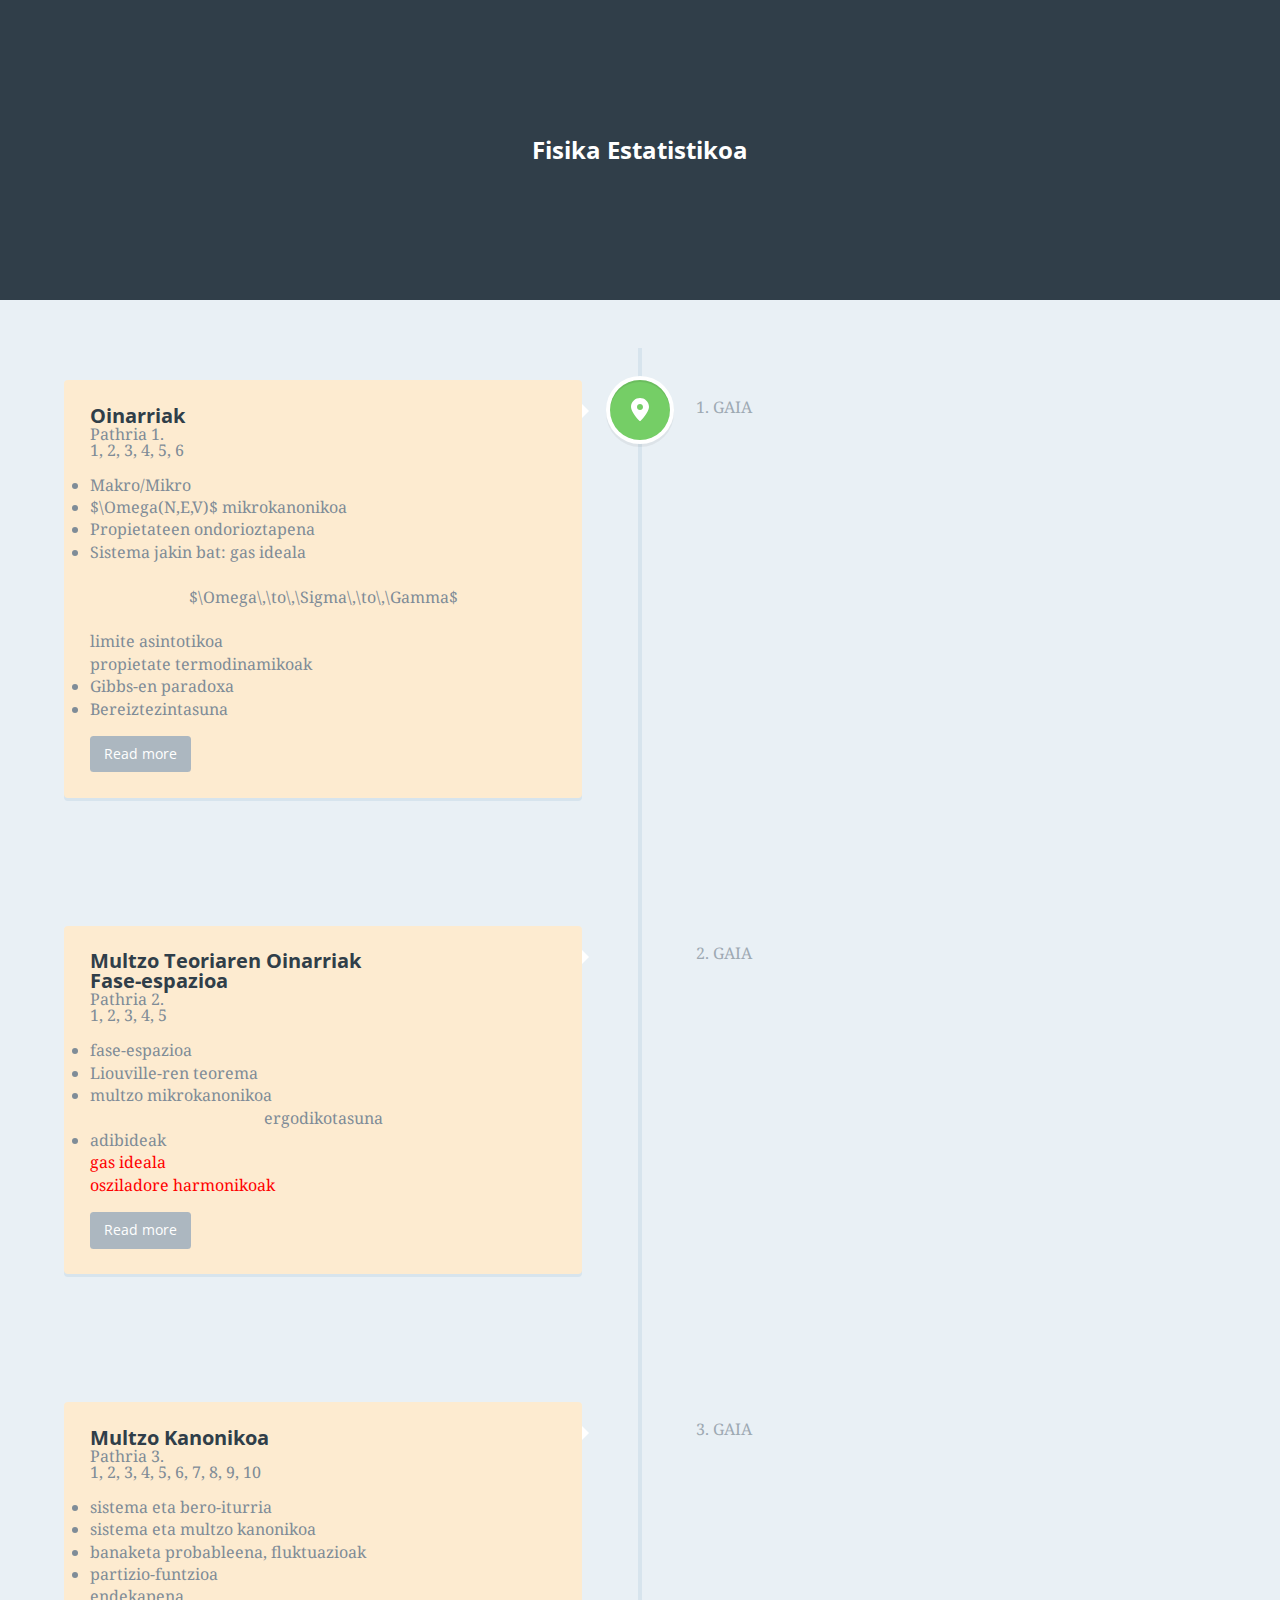
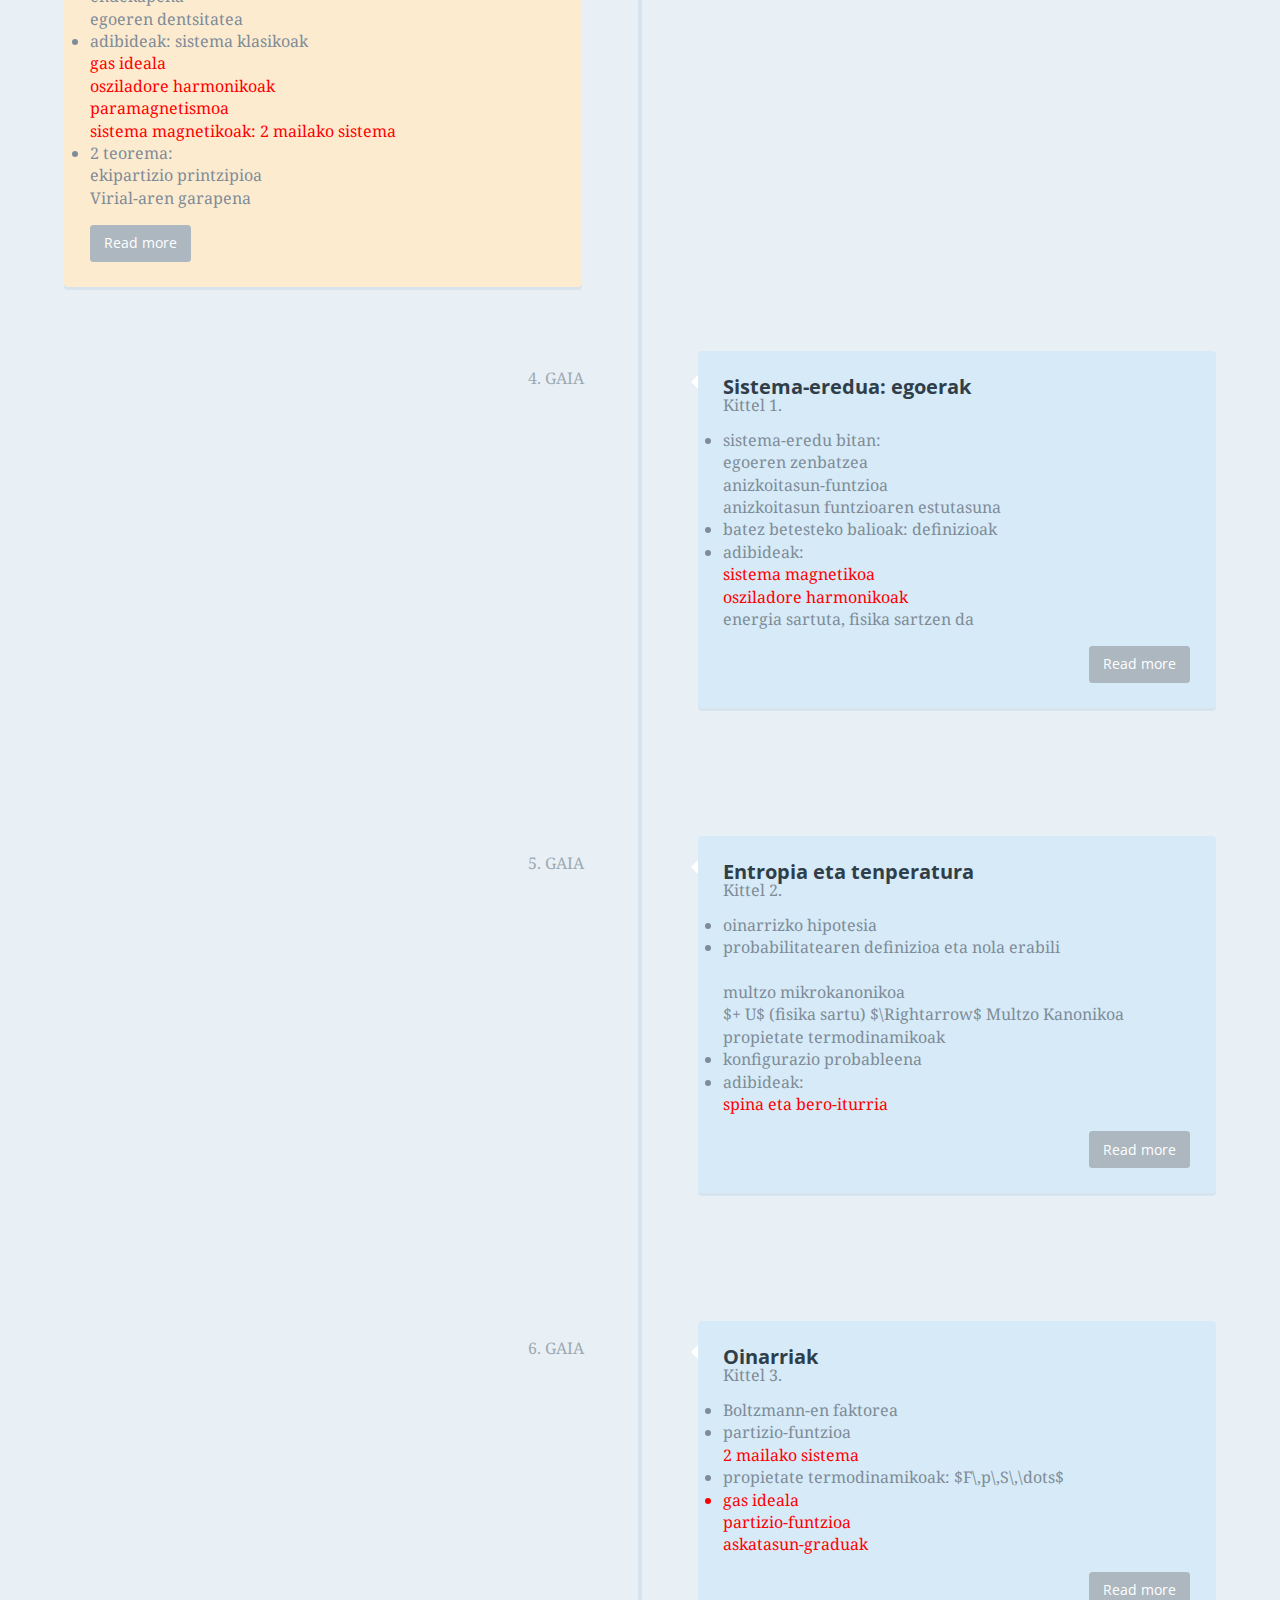
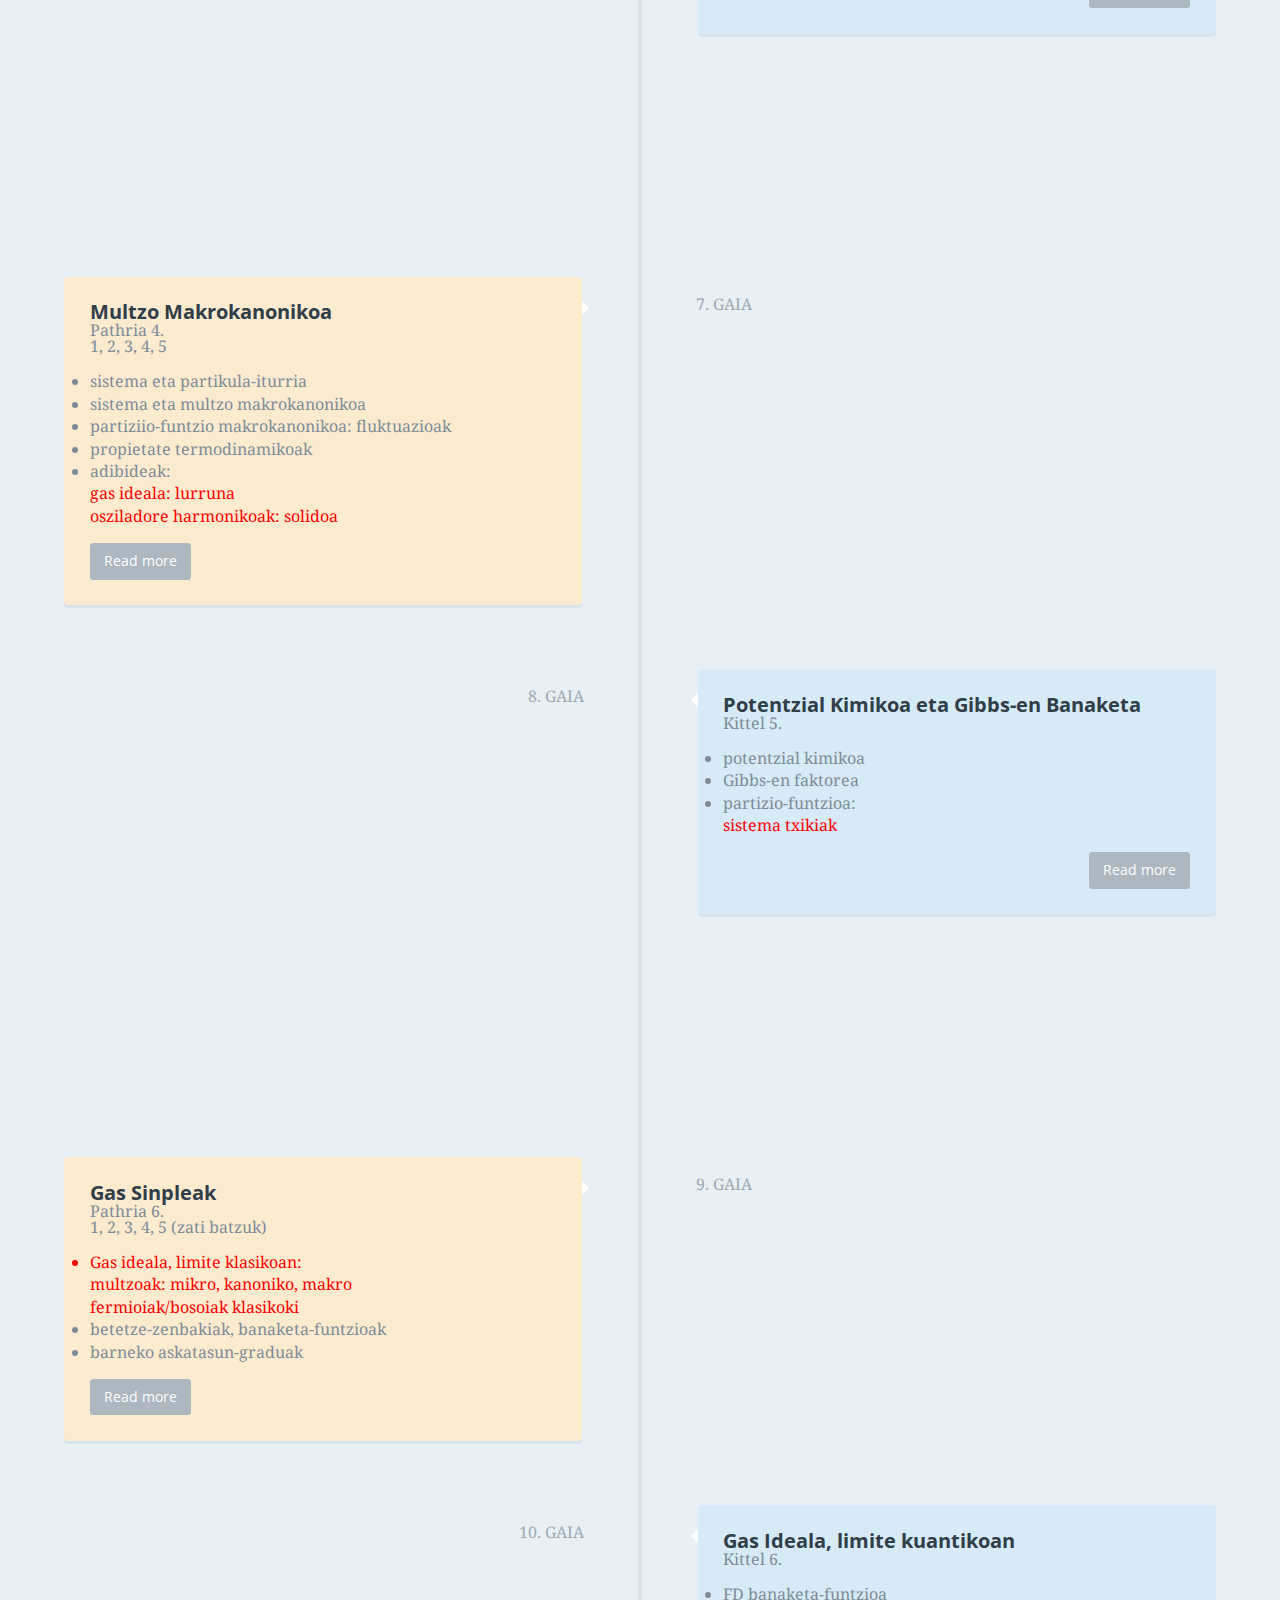
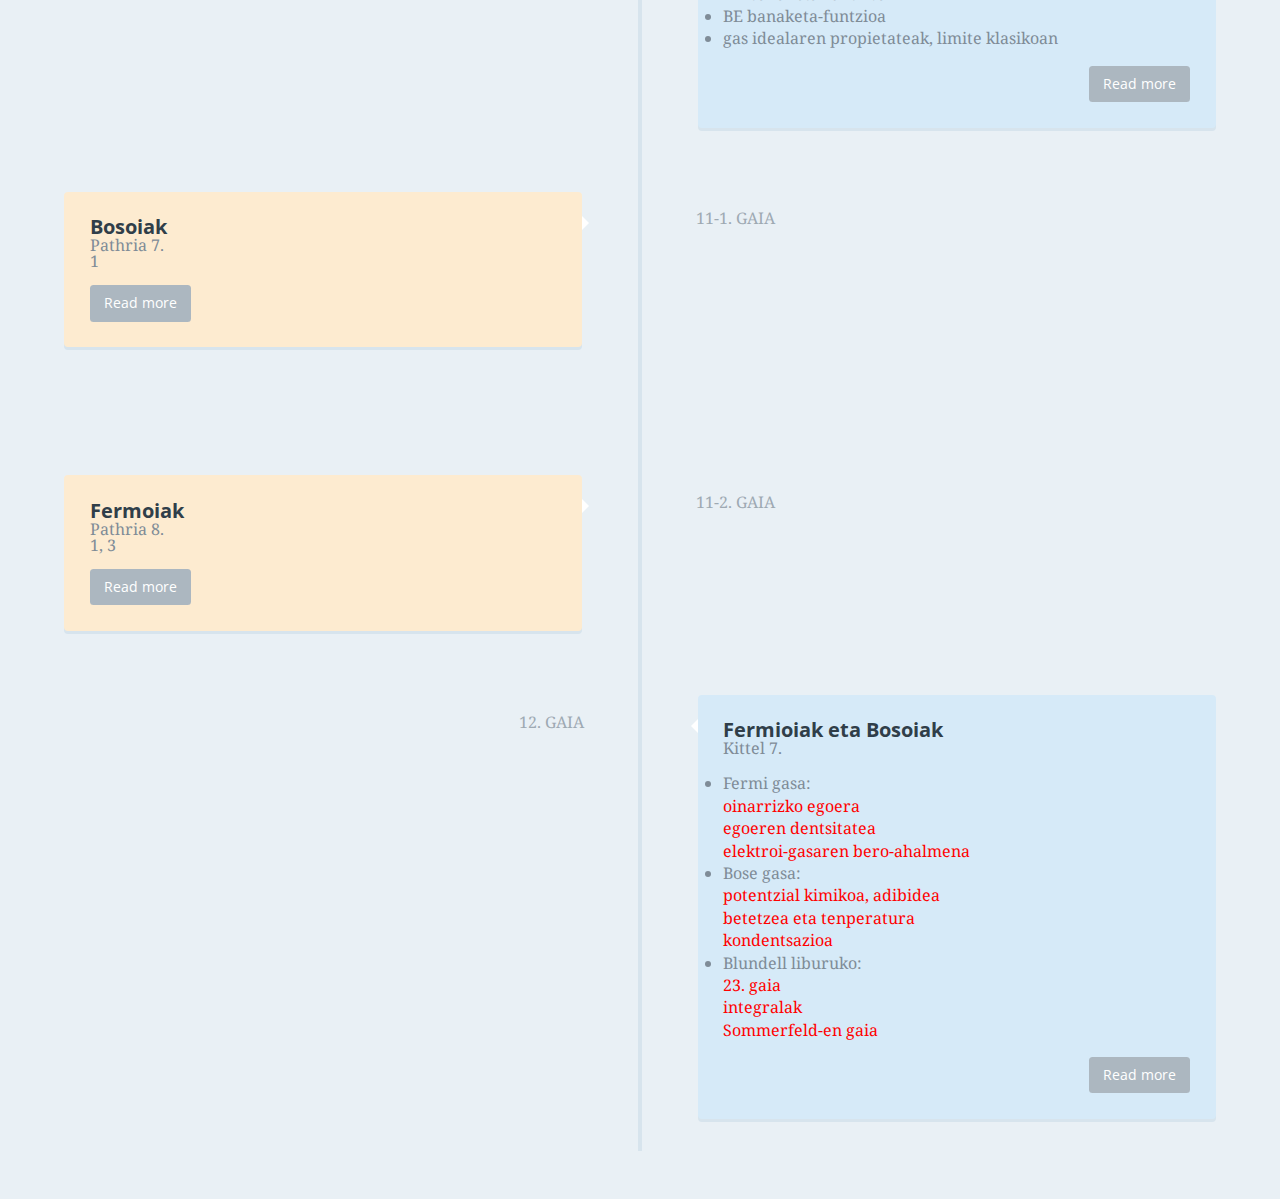
<file: 2_FisikaEstatistikoa2016_2017/AurkezpenEskolaOrokorra/index.html>
<!doctype html>

<html lang="en" class="no-js">

<head>
	<meta charset="UTF-8">
	<meta name="viewport" content="width=device-width, initial-scale=1">

	<link href='http://fonts.googleapis.com/css?family=Droid+Serif|Open+Sans:400,700' rel='stylesheet' type='text/css'>

	<link rel="stylesheet" href="css/reset.css"> <!-- CSS reset -->
	<link rel="stylesheet" href="css/style.css"> <!-- Resource style -->
	<script src="js/modernizr.js"></script> <!-- Modernizr -->

	<script src="http://www.w3schools.com/lib/w3data.js"></script>

	
	<title>Fisika Estatistikoa</title>

</head>
<body>
	<header>
		<h1>Fisika Estatistikoa</h1>
	</header>


	<section id="cd-timeline" class="cd-container">
		<div class="cd-timeline-block">
			<div class="cd-timeline-img cd-picture">
				<img src="img/cd-icon-location.svg" alt="Picture">
			</div> <!-- cd-timeline-img -->

			<div class="cd-timeline-content-pathria">
				<h2>Oinarriak</h2>
				<h3>Pathria 1.</h3>
				<h5>1, 2, 3, 4, 5, 6</h5>
				<p></p>
				<ul style="list-style-type:disc; line-height:1.4;">
					<li>Makro/Mikro</li>
					<li>$\Omega(N,E,V)$ mikrokanonikoa</li>
					<li>Propietateen ondorioztapena</li>
					<li>Sistema jakin bat: gas ideala<br><br>
					<center>$\Omega\,\to\,\Sigma\,\to\,\Gamma$</center><br>
					limite asintotikoa<br>
					propietate termodinamikoak</li>
					<li>Gibbs-en paradoxa</li>
					<li>Bereiztezintasuna</li>
				</ul>
				<p></p>
				<p></p>
				<a href="#0" class="cd-read-more">Read more</a>
				<span class="cd-date">1. GAIA</span>
			</div> <!-- cd-timeline-content -->
		</div> <!-- cd-timeline-block -->

<!--Salto-->
		<div class="cd-timeline-block">
		</div> <!-- cd-timeline-block -->
<!--Salto-->

<!--   Gaia   Pathria 2.-->
		<div class="cd-timeline-block">
			<div class="cd-timeline-img cd-picture">
				<img src="img/cd-icon-location.svg" alt="Picture">
			</div> <!-- cd-timeline-img -->
			<div class="cd-timeline-content-pathria">
				<h2>Multzo Teoriaren Oinarriak</h2>
				<h2>Fase-espazioa</h2>
				<h3>Pathria 2.</h3>
				<h5>1, 2, 3, 4, 5</h5>
				<p></p>
				<ul style="list-style-type:disc; line-height:1.4;">
					<li>fase-espazioa</li>
					<li>Liouville-ren teorema</li>
					<li>multzo mikrokanonikoa</li>
					<center>ergodikotasuna</center>
					<li>adibideak
						<ul>
							<li style="color:red;">gas ideala</li>
							<li style="color:red;">osziladore harmonikoak</li>
						</ul>
					</li>
				</ul>
				<p></p>
				<p></p>
				<a href="#0" class="cd-read-more">Read more</a>
				<span class="cd-date">2. GAIA</span>
			</div> <!-- cd-timeline-content -->
		</div> <!-- cd-timeline-block -->
<!--Gaia-->
<!--Salto-->
		<div class="cd-timeline-block">
		</div> <!-- cd-timeline-block -->
<!--Salto-->

<!--   Gaia   Pathria 3.-->
		<div class="cd-timeline-block">
			<div class="cd-timeline-img cd-picture">
				<img src="img/cd-icon-location.svg" alt="Picture">
			</div> <!-- cd-timeline-img -->
			<div class="cd-timeline-content-pathria">
				<h2>Multzo Kanonikoa</h2>
				<h3>Pathria 3.</h3>
				<h5>1, 2, 3, 4, 5, 6, 7, 8, 9, 10</h5>
				<p></p>
				<ul style="list-style-type:disc; line-height:1.4;">
					<li>sistema eta bero-iturria</li>
					<li>sistema eta multzo kanonikoa</li>
					<li>banaketa probableena, fluktuazioak</li>
					<li>partizio-funtzioa
						<ul>
							<li>endekapena</li>
							<li>egoeren dentsitatea</li>
						</ul>
					</li>
					<li>adibideak: sistema klasikoak
						<ul>
							<li style="color:red;">gas ideala</li>
							<li style="color:red;">osziladore harmonikoak</li>
							<li style="color:red;">paramagnetismoa</li>
							<li style="color:red;">sistema magnetikoak: 2 mailako sistema</li>
						</ul>
					</li>
					<li>2 teorema:
						<ul>
							<li>ekipartizio printzipioa</li>
							<li>Virial-aren garapena</li>
						</ul>
					</li>
				</ul>
				<p></p>
				<p></p>
				<a href="#0" class="cd-read-more">Read more</a>
				<span class="cd-date">3. GAIA</span>
			</div> <!-- cd-timeline-content -->

		</div> <!-- cd-timeline-block -->
<!--Gaia-->
<!--   Gaia   Kittel 1.-->
		<div class="cd-timeline-block">
			<div class="cd-timeline-img cd-picture">
				<img src="img/cd-icon-location.svg" alt="Picture">
			</div> <!-- cd-timeline-img -->
			<div class="cd-timeline-content-kittel">
				<h2>Sistema-eredua: egoerak</h2>
				<h3>Kittel 1.</h3>
				<h5></h5>
				<p></p>
				<ul style="list-style-type:disc; line-height:1.4;">
					<li>sistema-eredu bitan:
						<ul>
							<li>egoeren zenbatzea</li>
							<li>anizkoitasun-funtzioa</li>
							<li>anizkoitasun funtzioaren estutasuna</li>
						</ul>
					<li>batez betesteko balioak: definizioak</li>
					<li>adibideak: 
						<ul>
							<li style="color:red;">sistema magnetikoa</li>
							<li style="color:red;">osziladore harmonikoak</li>
							<li>energia sartuta, fisika sartzen da</li>
						</ul>
				</ul>
				<p></p>
				<p></p>
				<a href="#0" class="cd-read-more">Read more</a>
				<span class="cd-date">4. GAIA</span>
			</div> <!-- cd-timeline-content -->

		</div> <!-- cd-timeline-block -->
<!--Gaia-->
<!--Salto-->
		<div class="cd-timeline-block">
		</div> <!-- cd-timeline-block -->
<!--Salto-->
<!--   Gaia   Kittel 2.-->
		<div class="cd-timeline-block">
			<div class="cd-timeline-img cd-picture">
				<img src="img/cd-icon-location.svg" alt="Picture">
			</div> <!-- cd-timeline-img -->
			<div class="cd-timeline-content-kittel">
				<h2>Entropia eta tenperatura</h2>
				<h3>Kittel 2.</h3>
				<h5></h5>
				<p></p>
				<ul style="list-style-type:disc; line-height:1.4;">
					<li>oinarrizko hipotesia</li>
					<li>probabilitatearen definizioa eta nola erabili<br><br>
					multzo mikrokanonikoa<br>
					$+ U$ (fisika sartu) $\Rightarrow$ Multzo Kanonikoa<br>
					propietate termodinamikoak</li>
					<li>konfigurazio probableena</li>
					<li>adibideak:
						<ul>
							<li style="color:red;">spina eta bero-iturria</li>
						</ul>
				</ul>
				<p></p>
				<p></p>
				<a href="#0" class="cd-read-more">Read more</a>
				<span class="cd-date">5. GAIA</span>
			</div> <!-- cd-timeline-content -->

		</div> <!-- cd-timeline-block -->
<!--Gaia-->
<!--Salto-->
		<div class="cd-timeline-block">
		</div> <!-- cd-timeline-block -->
<!--Salto-->
<!--   Gaia   Kittel 3.-->
		<div class="cd-timeline-block">
			<div class="cd-timeline-img cd-picture">
				<img src="img/cd-icon-location.svg" alt="Picture">
			</div> <!-- cd-timeline-img -->
			<div class="cd-timeline-content-kittel">
				<h2>Oinarriak</h2>
				<h3>Kittel 3.</h3>
				<h5></h5>
				<p></p>
				<ul style="list-style-type:disc; line-height:1.4;">
					<li>Boltzmann-en faktorea</li>
					<li>partizio-funtzioa
						<ul>
							<li style="color:red;">2 mailako sistema</li>
						</ul>
					<li>propietate termodinamikoak: $F\,p\,S\,\dots$</li>
					<li style="color:red;">gas ideala
						<ul>
							<li style="color:red;">partizio-funtzioa</li>
							<li style="color:red;">askatasun-graduak</li>
						</ul>
				</ul>
				<p></p>
				<p></p>
				<a href="#0" class="cd-read-more">Read more</a>
				<span class="cd-date">6. GAIA</span>
			</div> <!-- cd-timeline-content -->
		</div> <!-- cd-timeline-block -->
<!--Gaia-->

<!--Salto-->
		<div class="cd-timeline-block">
			<div class="cd-timeline-img cd-picture">
				<img src="img/cd-icon-location.svg" alt="Picture">
			</div> <!-- cd-timeline-img -->
			<div class="cd-timeline-content">
				<span class="cd-date">Multzo Mikrokanonikoa eta kanonikoa</span>
			</div> <!-- cd-timeline-content -->
		</div> <!-- cd-timeline-block -->
<!--Salto-->
<!--Salto-->
		<div class="cd-timeline-block">
		</div> <!-- cd-timeline-block -->
<!--Salto-->

<!--   Gaia   Pathria 4.-->
		<div class="cd-timeline-block">
			<div class="cd-timeline-img cd-picture">
				<img src="img/cd-icon-location.svg" alt="Picture">
			</div> <!-- cd-timeline-img -->
			<div class="cd-timeline-content-pathria">
				<h2>Multzo Makrokanonikoa</h2>
				<h3>Pathria 4.</h3>
				<h5>1, 2, 3, 4, 5</h5>
				<p></p>
				<ul style="list-style-type:disc; line-height:1.4;">
					<li>sistema eta partikula-iturria</li>
					<li>sistema eta multzo makrokanonikoa</li>
					<li>partiziio-funtzio makrokanonikoa: fluktuazioak</li>
					<li>propietate termodinamikoak</li>
					<li>adibideak:
						<ul>
							<li style="color:red;">gas ideala: lurruna</li>
							<li style="color:red;">osziladore harmonikoak: solidoa</li>
						</ul>
				</ul>
				<p></p>
				<p></p>
				<a href="#0" class="cd-read-more">Read more</a>
				<span class="cd-date">7. GAIA</span>
			</div> <!-- cd-timeline-content -->
		</div> <!-- cd-timeline-block -->
<!--Gaia-->
<!--   Gaia   Kittel 5.-->
		<div class="cd-timeline-block">
			<div class="cd-timeline-img cd-picture">
				<img src="img/cd-icon-location.svg" alt="Picture">
			</div> <!-- cd-timeline-img -->
			<div class="cd-timeline-content-kittel">
				<h2>Potentzial Kimikoa eta Gibbs-en Banaketa</h2>
				<h3>Kittel 5.</h3>
				<h5></h5>
				<p></p>
				<ul style="list-style-type:disc; line-height:1.4;">
					<li>potentzial kimikoa</li>
					<li>Gibbs-en faktorea</li>
					<li>partizio-funtzioa:
						<ul>
							<li style="color:red;">sistema txikiak</li>
						</ul>
				</ul>
				<p></p>
				<p></p>
				<a href="#0" class="cd-read-more">Read more</a>
				<span class="cd-date">8. GAIA</span>
			</div> <!-- cd-timeline-content -->
		</div> <!-- cd-timeline-block -->
<!--Gaia-->

<!--Salto-->
		<div class="cd-timeline-block">
			<div class="cd-timeline-img cd-picture">
				<img src="img/cd-icon-location.svg" alt="Picture">
			</div> <!-- cd-timeline-img -->
			<div class="cd-timeline-content">
				<span class="cd-date">Multzo Makrokanonikoa</span>
			</div> <!-- cd-timeline-content -->
		</div> <!-- cd-timeline-block -->
<!--Salto-->
<!--Salto-->
		<div class="cd-timeline-block">
		</div> <!-- cd-timeline-block -->
<!--Salto-->

<!--   Gaia   Pathria 6.-->
		<div class="cd-timeline-block">
			<div class="cd-timeline-img cd-picture">
				<img src="img/cd-icon-location.svg" alt="Picture">
			</div> <!-- cd-timeline-img -->
			<div class="cd-timeline-content-pathria">
				<h2>Gas Sinpleak</h2>
				<h3>Pathria 6.</h3>
				<h5>1, 2, 3, 4, 5 (zati batzuk)</h5>
				<p></p>
				<ul style="list-style-type:disc; line-height:1.4;">
					<li style="color:red;">Gas ideala, limite klasikoan:
						<ul>
							<li style="color:red;">multzoak: mikro, kanoniko, makro</li>
							<li style="color:red;">fermioiak/bosoiak klasikoki</li>
						</ul>
					<li>betetze-zenbakiak, banaketa-funtzioak</li>
					<li>barneko askatasun-graduak</li>
				</ul>
				<p></p>
				<p></p>
				<a href="#0" class="cd-read-more">Read more</a>
				<span class="cd-date">9. GAIA</span>
			</div> <!-- cd-timeline-content -->

		</div> <!-- cd-timeline-block -->
<!--Gaia-->
<!--   Gaia   Kittel 6.-->
		<div class="cd-timeline-block">
			<div class="cd-timeline-img cd-picture">
				<img src="img/cd-icon-location.svg" alt="Picture">
			</div> <!-- cd-timeline-img -->
			<div class="cd-timeline-content-kittel">
				<h2>Gas Ideala, limite kuantikoan</h2>
				<h3>Kittel 6.</h3>
				<h5></h5>
				<p></p>
				<ul style="list-style-type:disc; line-height:1.4;">
					<li>FD banaketa-funtzioa</li>
					<li>BE banaketa-funtzioa</li>
					<li>gas idealaren propietateak, limite klasikoan</li>
				</ul>
				<p></p>
				<p></p>
				<a href="#0" class="cd-read-more">Read more</a>
				<span class="cd-date">10. GAIA</span>
			</div> <!-- cd-timeline-content -->

		</div> <!-- cd-timeline-block -->
<!--Gaia-->
<!--   Gaia   Pathria 7.-->
		<div class="cd-timeline-block">
			<div class="cd-timeline-img cd-picture">
				<img src="img/cd-icon-location.svg" alt="Picture">
			</div> <!-- cd-timeline-img -->
			<div class="cd-timeline-content-pathria">
				<h2>Bosoiak</h2>
				<h3>Pathria 7.</h3>
				<h5>1</h5>
				<p></p>
				<ul style="list-style-type:disc; line-height:1.4;">
				</ul>
				<p></p>
				<p></p>
				<a href="#0" class="cd-read-more">Read more</a>
				<span class="cd-date">11-1. GAIA</span>
			</div> <!-- cd-timeline-content -->

		</div> <!-- cd-timeline-block -->
<!--Gaia-->
<!--Salto-->
		<div class="cd-timeline-block">
		</div> <!-- cd-timeline-block -->
<!--Salto-->
<!--   Gaia   Pathria 8.-->
		<div class="cd-timeline-block">
			<div class="cd-timeline-img cd-picture">
				<img src="img/cd-icon-location.svg" alt="Picture">
			</div> <!-- cd-timeline-img -->
			<div class="cd-timeline-content-pathria">
				<h2>Fermoiak</h2>
				<h3>Pathria 8.</h3>
				<h5>1, 3</h5>
				<p></p>
				<ul style="list-style-type:disc; line-height:1.4;">
				</ul>
				<p></p>
				<p></p>
				<a href="#0" class="cd-read-more">Read more</a>
				<span class="cd-date">11-2. GAIA</span>
			</div> <!-- cd-timeline-content -->

		</div> <!-- cd-timeline-block -->
<!--Gaia-->
<!--   Gaia   Kittel 7.-->
		<div class="cd-timeline-block">
			<div class="cd-timeline-img cd-picture">
				<img src="img/cd-icon-location.svg" alt="Picture">
			</div> <!-- cd-timeline-img -->
			<div class="cd-timeline-content-kittel">
				<h2>Fermioiak eta Bosoiak</h2>
				<h3>Kittel 7.</h3>
				<h5></h5>
				<p></p>
				<ul style="list-style-type:disc; line-height:1.4;">
					<li>Fermi gasa:
						<ul>
							<li style="color:red;">oinarrizko egoera</li>
							<li style="color:red;">egoeren dentsitatea</li>
							<li style="color:red;">elektroi-gasaren bero-ahalmena</li>
						</ul>
					<li>Bose gasa:
						<ul>
							<li style="color:red;">potentzial kimikoa, adibidea</li>
							<li style="color:red;">betetzea eta tenperatura</li>
							<li style="color:red;">kondentsazioa</li>
						</ul>
					<li>Blundell liburuko:
						<ul>
							<li style="color:red;">23. gaia</li>
							<li style="color:red;">integralak</li>
							<li style="color:red;">Sommerfeld-en gaia</li>
						</ul>
				</ul>
				<p></p>
				<p></p>
				<a href="#0" class="cd-read-more">Read more</a>
				<span class="cd-date">12. GAIA</span>
			</div> <!-- cd-timeline-content -->

		</div> <!-- cd-timeline-block -->
<!--Gaia-->




	</section> <!-- cd-timeline -->


<script src="http://ajax.googleapis.com/ajax/libs/jquery/1.11.0/jquery.min.js"></script>
<script src="js/main.js"></script> <!-- Resource jQuery -->
<script type="text/x-mathjax-config">
  MathJax.Hub.Config({tex2jax: {inlineMath: [['$','$'], ['\\(','\\)']]}});
</script>
<script type="text/javascript" async
  src="https://cdn.mathjax.org/mathjax/latest/MathJax.js?config=TeX-AMS_CHTML">
</script>
</body>
</html>
</file>
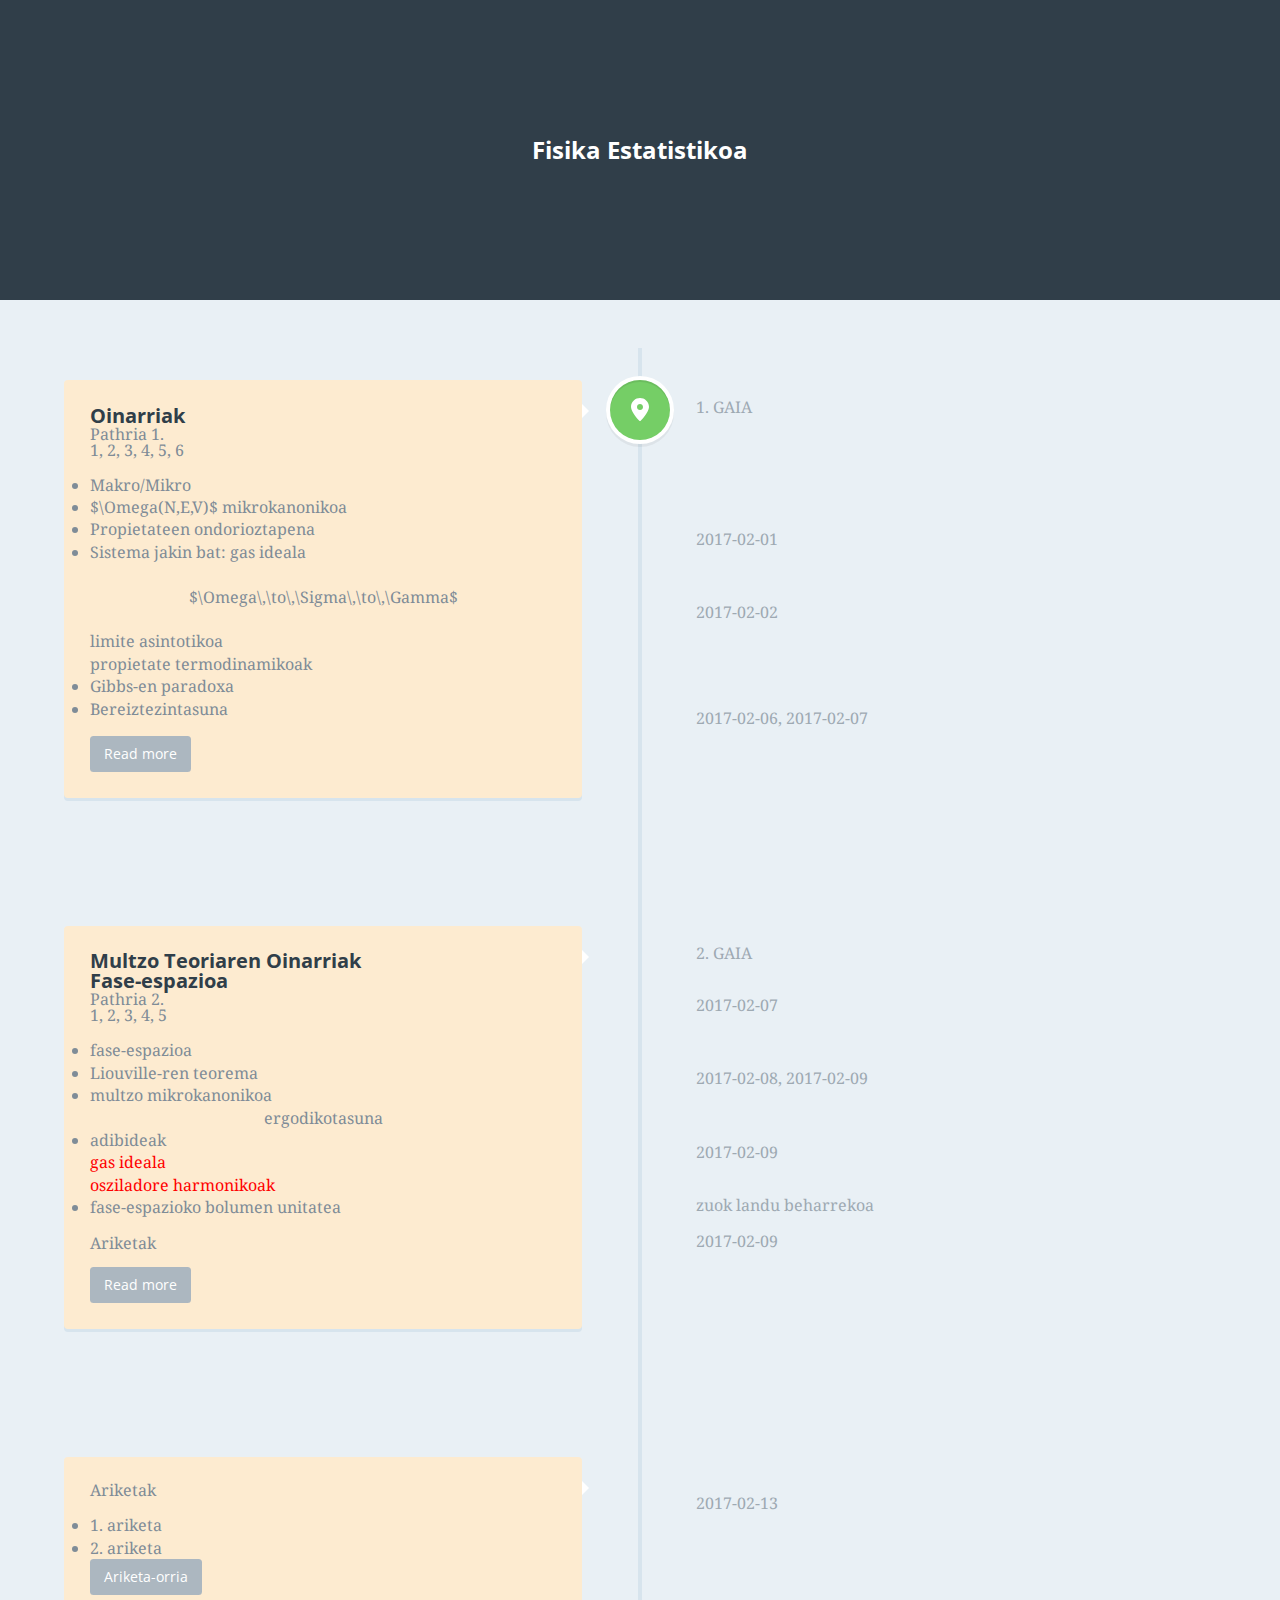
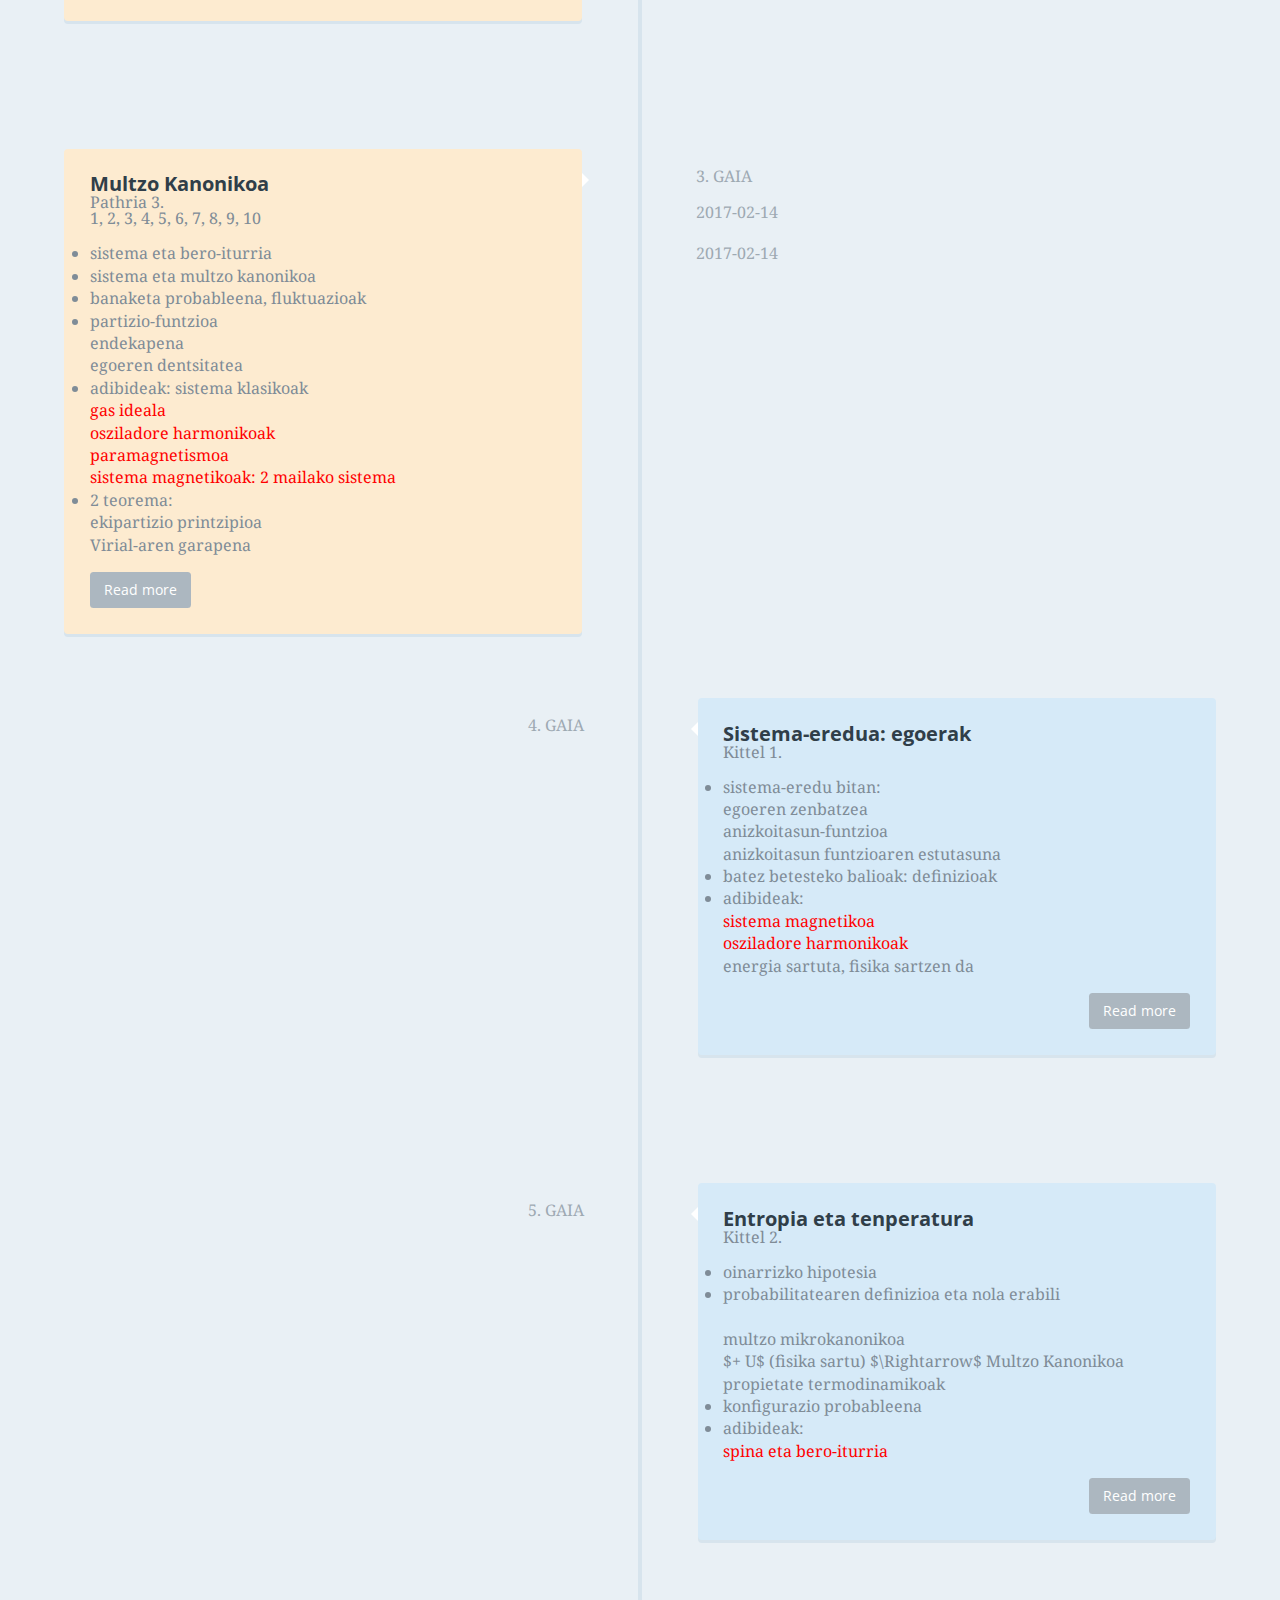
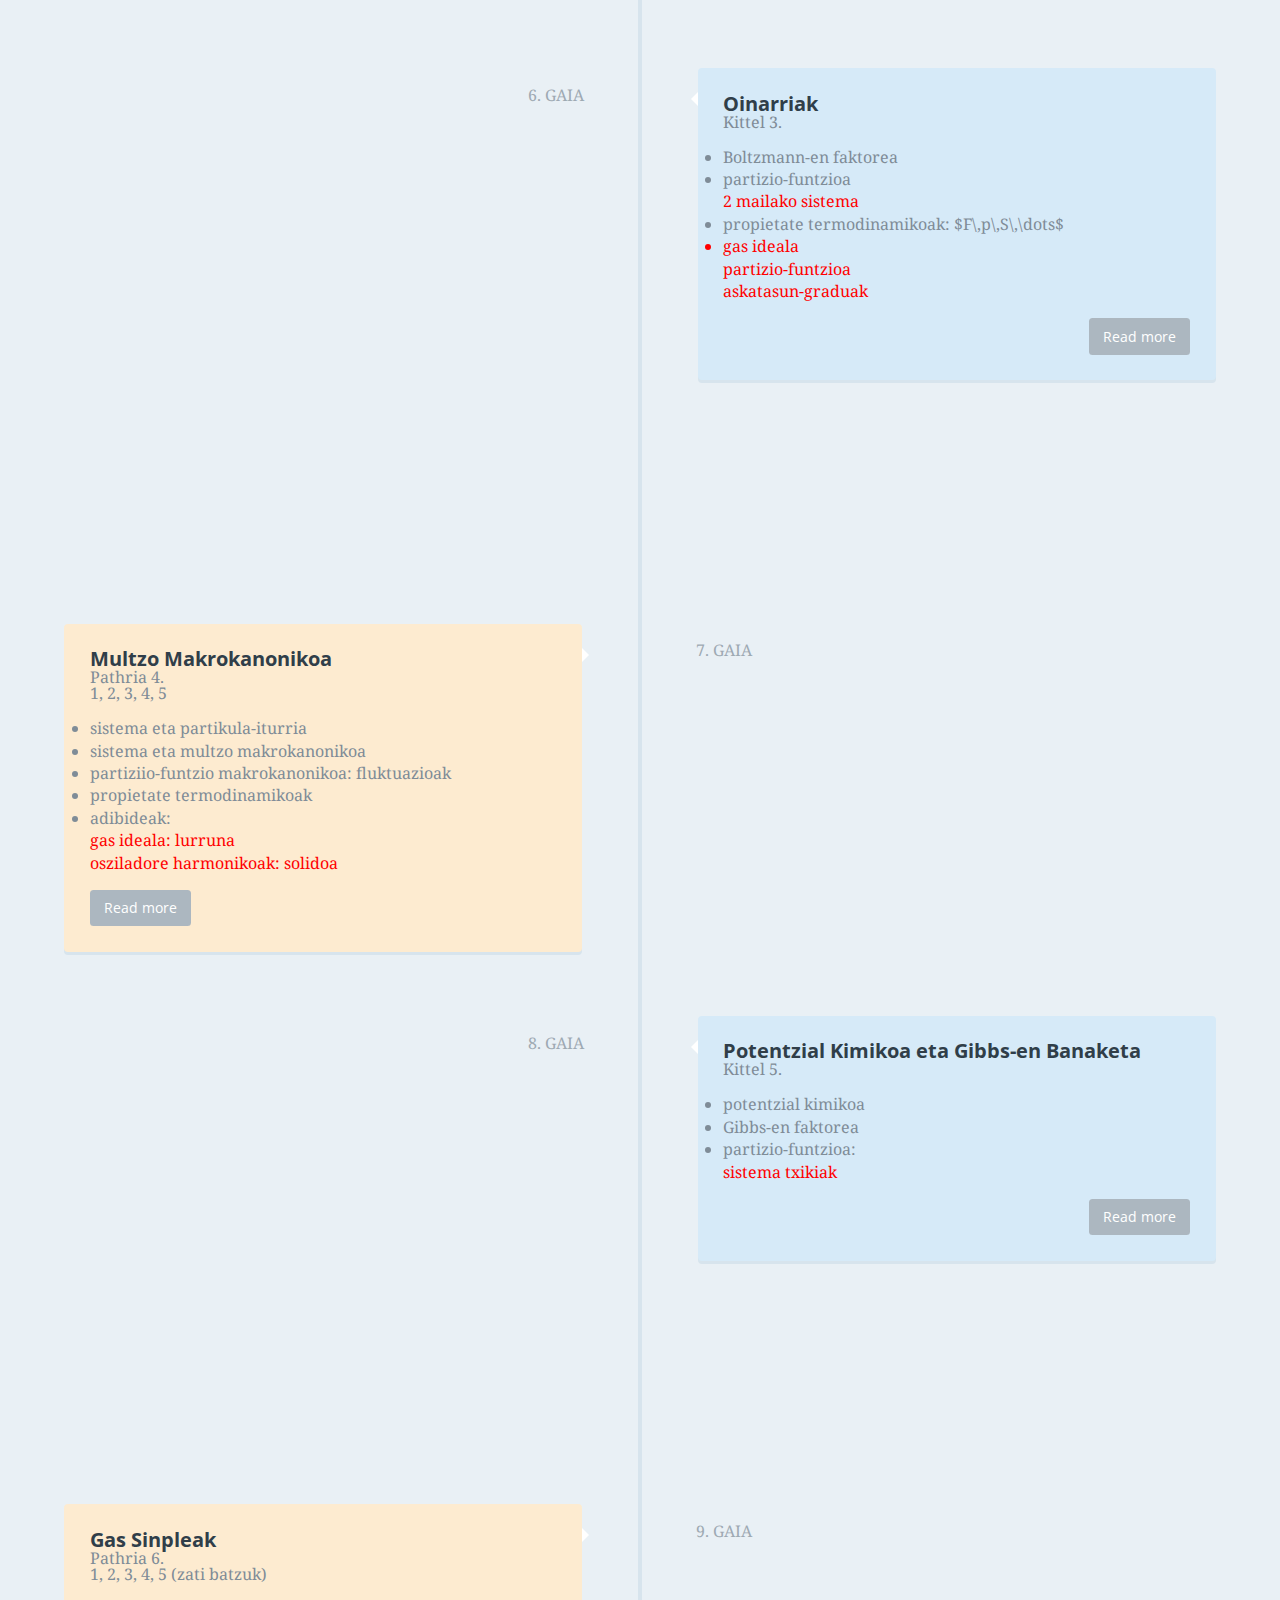
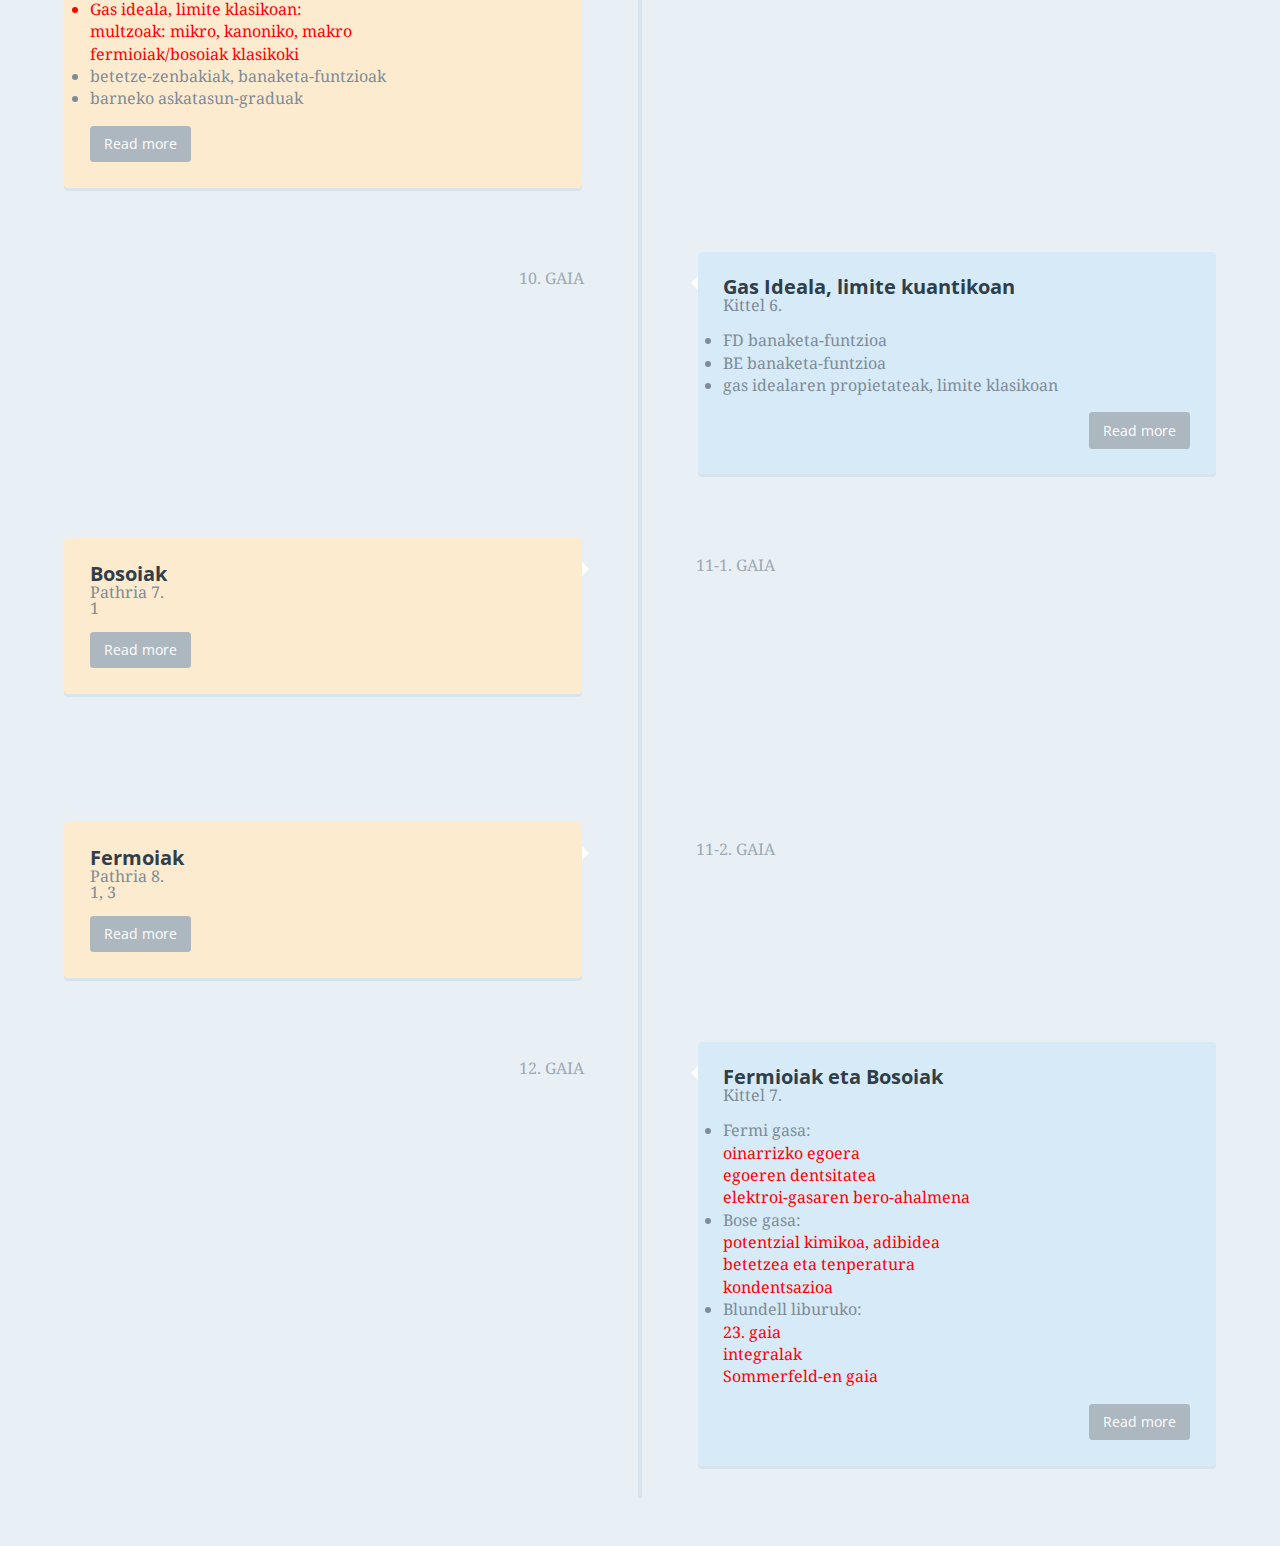
<file: 2_FisikaEstatistikoa2016_2017/AurkezpenEskolaOrokorraEgunkaria/indexAurkezpenEskolaEgunkaria.html>
<!doctype html>

<html lang="en" class="no-js">

<head>
	<meta charset="UTF-8">
	<meta name="viewport" content="width=device-width, initial-scale=1">

	<link href='http://fonts.googleapis.com/css?family=Droid+Serif|Open+Sans:400,700' rel='stylesheet' type='text/css'>

	<link rel="stylesheet" href="css/reset.css"> <!-- CSS reset -->
	<link rel="stylesheet" href="css/style.css"> <!-- Resource style -->
	<script src="js/modernizr.js"></script> <!-- Modernizr -->

	<script src="http://www.w3schools.com/lib/w3data.js"></script>

	
	<title>Fisika Estatistikoa</title>

</head>
<body>
	<header>
		<h1>Fisika Estatistikoa</h1>
	</header>


	<section id="cd-timeline" class="cd-container">
		<div class="cd-timeline-block">
			<div class="cd-timeline-img cd-picture">
				<img src="img/cd-icon-location.svg" alt="Picture">
			</div> <!-- cd-timeline-img -->

			<div class="cd-timeline-content-pathria">
				<h2>Oinarriak</h2>
				<h3>Pathria 1.</h3>
				<h5>1, 2, 3, 4, 5, 6</h5>
				<p></p>
				<ul style="list-style-type:disc; line-height:1.4;">
					<li>Makro/Mikro</li>
					<li>$\Omega(N,E,V)$ mikrokanonikoa</li>
					<li>Propietateen ondorioztapena</li>
					<li>Sistema jakin bat: gas ideala<br><br>
					<center>$\Omega\,\to\,\Sigma\,\to\,\Gamma$</center><br>
					limite asintotikoa<br>
					propietate termodinamikoak</li>
					<li>Gibbs-en paradoxa</li>
					<li>Bereiztezintasuna</li>
				</ul>
				<p></p>
				<p></p>
				<a href="#0" class="cd-read-more">Read more</a>
				<span class="cd-date">1. GAIA
				<br><br><br><br><br><br><br>
				<p>2017-02-01</p>
				<br>
				<p>2017-02-02</p>
				<br><br><br>
				<p>2017-02-06, 2017-02-07</p>
				<p></p>
				</span>
			</div> <!-- cd-timeline-content -->
		</div> <!-- cd-timeline-block -->

<!--Salto-->
		<div class="cd-timeline-block">
		</div> <!-- cd-timeline-block -->
<!--Salto-->

<!--   Gaia   Pathria 2.-->
		<div class="cd-timeline-block">
			<div class="cd-timeline-img cd-picture">
				<img src="img/cd-icon-location.svg" alt="Picture">
			</div> <!-- cd-timeline-img -->
			<div class="cd-timeline-content-pathria">
				<h2>Multzo Teoriaren Oinarriak</h2>
				<h2>Fase-espazioa</h2>
				<h3>Pathria 2.</h3>
				<h5>1, 2, 3, 4, 5</h5>
				<p></p>
				<ul style="list-style-type:disc; line-height:1.4;">
					<li>fase-espazioa</li>
					<li>Liouville-ren teorema</li>
					<li>multzo mikrokanonikoa</li>
					<center>ergodikotasuna</center>
					<li>adibideak
						<ul>
							<li style="color:red;">gas ideala</li>
							<li style="color:red;">osziladore harmonikoak</li>
						</ul>
					</li>
					<li>fase-espazioko bolumen unitatea</li>
				</ul>
				<p></p>
				<p></p>
				<p></p>
					Ariketak
				<p></p>				
				<a href="#0" class="cd-read-more">Read more</a>
				<span class="cd-date">2. GAIA
					<br><br>
					<p>2017-02-07</p>
					<br>
					<p>2017-02-08, 2017-02-09</p>
					<br>
					<p>2017-02-09</p>
					<br>
						zuok landu beharrekoa
					<br>
					<p>2017-02-09</p>
				</span>
			</div> <!-- cd-timeline-content -->
		</div> <!-- cd-timeline-block -->
<!--Gaia-->
<!--Salto-->
		<div class="cd-timeline-block">
		</div> <!-- cd-timeline-block -->
<!--Salto-->
		<div class="cd-timeline-block">
			<div class="cd-timeline-img cd-picture">
				<img src="img/cd-icon-location.svg" alt="Picture">
			</div> <!-- cd-timeline-img -->
			<div class="cd-timeline-content-pathria">
				<h3>Ariketak</h3>
				<p></p>
				<ul style="list-style-type:disc; line-height:1.4;">
					<li>1. ariketa</li>
					<li>2. ariketa</li>
				</ul>
				<a href="#0" class="cd-read-more">Ariketa-orria</a>
				<span class="cd-date">
					<p>2017-02-13</p>
					<br>
			</div> <!-- cd-timeline-content -->
		</div> <!-- cd-timeline-block -->

<!--Gaia-->
<!--Salto-->
		<div class="cd-timeline-block">
		</div> <!-- cd-timeline-block -->
<!--Salto-->

<!--   Gaia   Pathria 3.-->
		<div class="cd-timeline-block">
			<div class="cd-timeline-img cd-picture">
				<img src="img/cd-icon-location.svg" alt="Picture">
			</div> <!-- cd-timeline-img -->
			<div class="cd-timeline-content-pathria">
				<h2>Multzo Kanonikoa</h2>
				<h3>Pathria 3.</h3>
				<h5>1, 2, 3, 4, 5, 6, 7, 8, 9, 10</h5>
				<p></p>
				<ul style="list-style-type:disc; line-height:1.4;">
					<li>sistema eta bero-iturria</li>
					<li>sistema eta multzo kanonikoa</li>
					<li>banaketa probableena, fluktuazioak</li>
					<li>partizio-funtzioa
						<ul>
							<li>endekapena</li>
							<li>egoeren dentsitatea</li>
						</ul>
					</li>
					<li>adibideak: sistema klasikoak
						<ul>
							<li style="color:red;">gas ideala</li>
							<li style="color:red;">osziladore harmonikoak</li>
							<li style="color:red;">paramagnetismoa</li>
							<li style="color:red;">sistema magnetikoak: 2 mailako sistema</li>
						</ul>
					</li>
					<li>2 teorema:
						<ul>
							<li>ekipartizio printzipioa</li>
							<li>Virial-aren garapena</li>
						</ul>
					</li>
				</ul>
				<p></p>
				<p></p>
				<a href="#0" class="cd-read-more">Read more</a>
				<span class="cd-date">3. GAIA
					<br>
					<p>2017-02-14</p>
					<p>2017-02-14</p>
					<br>
</span>
			</div> <!-- cd-timeline-content -->

		</div> <!-- cd-timeline-block -->
<!--Gaia-->
<!--   Gaia   Kittel 1.-->
		<div class="cd-timeline-block">
			<div class="cd-timeline-img cd-picture">
				<img src="img/cd-icon-location.svg" alt="Picture">
			</div> <!-- cd-timeline-img -->
			<div class="cd-timeline-content-kittel">
				<h2>Sistema-eredua: egoerak</h2>
				<h3>Kittel 1.</h3>
				<h5></h5>
				<p></p>
				<ul style="list-style-type:disc; line-height:1.4;">
					<li>sistema-eredu bitan:
						<ul>
							<li>egoeren zenbatzea</li>
							<li>anizkoitasun-funtzioa</li>
							<li>anizkoitasun funtzioaren estutasuna</li>
						</ul>
					<li>batez betesteko balioak: definizioak</li>
					<li>adibideak: 
						<ul>
							<li style="color:red;">sistema magnetikoa</li>
							<li style="color:red;">osziladore harmonikoak</li>
							<li>energia sartuta, fisika sartzen da</li>
						</ul>
				</ul>
				<p></p>
				<p></p>
				<a href="#0" class="cd-read-more">Read more</a>
				<span class="cd-date">4. GAIA</span>
			</div> <!-- cd-timeline-content -->

		</div> <!-- cd-timeline-block -->
<!--Gaia-->
<!--Salto-->
		<div class="cd-timeline-block">
		</div> <!-- cd-timeline-block -->
<!--Salto-->
<!--   Gaia   Kittel 2.-->
		<div class="cd-timeline-block">
			<div class="cd-timeline-img cd-picture">
				<img src="img/cd-icon-location.svg" alt="Picture">
			</div> <!-- cd-timeline-img -->
			<div class="cd-timeline-content-kittel">
				<h2>Entropia eta tenperatura</h2>
				<h3>Kittel 2.</h3>
				<h5></h5>
				<p></p>
				<ul style="list-style-type:disc; line-height:1.4;">
					<li>oinarrizko hipotesia</li>
					<li>probabilitatearen definizioa eta nola erabili<br><br>
					multzo mikrokanonikoa<br>
					$+ U$ (fisika sartu) $\Rightarrow$ Multzo Kanonikoa<br>
					propietate termodinamikoak</li>
					<li>konfigurazio probableena</li>
					<li>adibideak:
						<ul>
							<li style="color:red;">spina eta bero-iturria</li>
						</ul>
				</ul>
				<p></p>
				<p></p>
				<a href="#0" class="cd-read-more">Read more</a>
				<span class="cd-date">5. GAIA</span>
			</div> <!-- cd-timeline-content -->

		</div> <!-- cd-timeline-block -->
<!--Gaia-->
<!--Salto-->
		<div class="cd-timeline-block">
		</div> <!-- cd-timeline-block -->
<!--Salto-->
<!--   Gaia   Kittel 3.-->
		<div class="cd-timeline-block">
			<div class="cd-timeline-img cd-picture">
				<img src="img/cd-icon-location.svg" alt="Picture">
			</div> <!-- cd-timeline-img -->
			<div class="cd-timeline-content-kittel">
				<h2>Oinarriak</h2>
				<h3>Kittel 3.</h3>
				<h5></h5>
				<p></p>
				<ul style="list-style-type:disc; line-height:1.4;">
					<li>Boltzmann-en faktorea</li>
					<li>partizio-funtzioa
						<ul>
							<li style="color:red;">2 mailako sistema</li>
						</ul>
					<li>propietate termodinamikoak: $F\,p\,S\,\dots$</li>
					<li style="color:red;">gas ideala
						<ul>
							<li style="color:red;">partizio-funtzioa</li>
							<li style="color:red;">askatasun-graduak</li>
						</ul>
				</ul>
				<p></p>
				<p></p>
				<a href="#0" class="cd-read-more">Read more</a>
				<span class="cd-date">6. GAIA</span>
			</div> <!-- cd-timeline-content -->
		</div> <!-- cd-timeline-block -->
<!--Gaia-->

<!--Salto-->
		<div class="cd-timeline-block">
			<div class="cd-timeline-img cd-picture">
				<img src="img/cd-icon-location.svg" alt="Picture">
			</div> <!-- cd-timeline-img -->
			<div class="cd-timeline-content">
				<span class="cd-date">Multzo Mikrokanonikoa eta kanonikoa</span>
			</div> <!-- cd-timeline-content -->
		</div> <!-- cd-timeline-block -->
<!--Salto-->
<!--Salto-->
		<div class="cd-timeline-block">
		</div> <!-- cd-timeline-block -->
<!--Salto-->

<!--   Gaia   Pathria 4.-->
		<div class="cd-timeline-block">
			<div class="cd-timeline-img cd-picture">
				<img src="img/cd-icon-location.svg" alt="Picture">
			</div> <!-- cd-timeline-img -->
			<div class="cd-timeline-content-pathria">
				<h2>Multzo Makrokanonikoa</h2>
				<h3>Pathria 4.</h3>
				<h5>1, 2, 3, 4, 5</h5>
				<p></p>
				<ul style="list-style-type:disc; line-height:1.4;">
					<li>sistema eta partikula-iturria</li>
					<li>sistema eta multzo makrokanonikoa</li>
					<li>partiziio-funtzio makrokanonikoa: fluktuazioak</li>
					<li>propietate termodinamikoak</li>
					<li>adibideak:
						<ul>
							<li style="color:red;">gas ideala: lurruna</li>
							<li style="color:red;">osziladore harmonikoak: solidoa</li>
						</ul>
				</ul>
				<p></p>
				<p></p>
				<a href="#0" class="cd-read-more">Read more</a>
				<span class="cd-date">7. GAIA</span>
			</div> <!-- cd-timeline-content -->
		</div> <!-- cd-timeline-block -->
<!--Gaia-->
<!--   Gaia   Kittel 5.-->
		<div class="cd-timeline-block">
			<div class="cd-timeline-img cd-picture">
				<img src="img/cd-icon-location.svg" alt="Picture">
			</div> <!-- cd-timeline-img -->
			<div class="cd-timeline-content-kittel">
				<h2>Potentzial Kimikoa eta Gibbs-en Banaketa</h2>
				<h3>Kittel 5.</h3>
				<h5></h5>
				<p></p>
				<ul style="list-style-type:disc; line-height:1.4;">
					<li>potentzial kimikoa</li>
					<li>Gibbs-en faktorea</li>
					<li>partizio-funtzioa:
						<ul>
							<li style="color:red;">sistema txikiak</li>
						</ul>
				</ul>
				<p></p>
				<p></p>
				<a href="#0" class="cd-read-more">Read more</a>
				<span class="cd-date">8. GAIA</span>
			</div> <!-- cd-timeline-content -->
		</div> <!-- cd-timeline-block -->
<!--Gaia-->

<!--Salto-->
		<div class="cd-timeline-block">
			<div class="cd-timeline-img cd-picture">
				<img src="img/cd-icon-location.svg" alt="Picture">
			</div> <!-- cd-timeline-img -->
			<div class="cd-timeline-content">
				<span class="cd-date">Multzo Makrokanonikoa</span>
			</div> <!-- cd-timeline-content -->
		</div> <!-- cd-timeline-block -->
<!--Salto-->
<!--Salto-->
		<div class="cd-timeline-block">
		</div> <!-- cd-timeline-block -->
<!--Salto-->

<!--   Gaia   Pathria 6.-->
		<div class="cd-timeline-block">
			<div class="cd-timeline-img cd-picture">
				<img src="img/cd-icon-location.svg" alt="Picture">
			</div> <!-- cd-timeline-img -->
			<div class="cd-timeline-content-pathria">
				<h2>Gas Sinpleak</h2>
				<h3>Pathria 6.</h3>
				<h5>1, 2, 3, 4, 5 (zati batzuk)</h5>
				<p></p>
				<ul style="list-style-type:disc; line-height:1.4;">
					<li style="color:red;">Gas ideala, limite klasikoan:
						<ul>
							<li style="color:red;">multzoak: mikro, kanoniko, makro</li>
							<li style="color:red;">fermioiak/bosoiak klasikoki</li>
						</ul>
					<li>betetze-zenbakiak, banaketa-funtzioak</li>
					<li>barneko askatasun-graduak</li>
				</ul>
				<p></p>
				<p></p>
				<a href="#0" class="cd-read-more">Read more</a>
				<span class="cd-date">9. GAIA</span>
			</div> <!-- cd-timeline-content -->

		</div> <!-- cd-timeline-block -->
<!--Gaia-->
<!--   Gaia   Kittel 6.-->
		<div class="cd-timeline-block">
			<div class="cd-timeline-img cd-picture">
				<img src="img/cd-icon-location.svg" alt="Picture">
			</div> <!-- cd-timeline-img -->
			<div class="cd-timeline-content-kittel">
				<h2>Gas Ideala, limite kuantikoan</h2>
				<h3>Kittel 6.</h3>
				<h5></h5>
				<p></p>
				<ul style="list-style-type:disc; line-height:1.4;">
					<li>FD banaketa-funtzioa</li>
					<li>BE banaketa-funtzioa</li>
					<li>gas idealaren propietateak, limite klasikoan</li>
				</ul>
				<p></p>
				<p></p>
				<a href="#0" class="cd-read-more">Read more</a>
				<span class="cd-date">10. GAIA</span>
			</div> <!-- cd-timeline-content -->

		</div> <!-- cd-timeline-block -->
<!--Gaia-->
<!--   Gaia   Pathria 7.-->
		<div class="cd-timeline-block">
			<div class="cd-timeline-img cd-picture">
				<img src="img/cd-icon-location.svg" alt="Picture">
			</div> <!-- cd-timeline-img -->
			<div class="cd-timeline-content-pathria">
				<h2>Bosoiak</h2>
				<h3>Pathria 7.</h3>
				<h5>1</h5>
				<p></p>
				<ul style="list-style-type:disc; line-height:1.4;">
				</ul>
				<p></p>
				<p></p>
				<a href="#0" class="cd-read-more">Read more</a>
				<span class="cd-date">11-1. GAIA</span>
			</div> <!-- cd-timeline-content -->

		</div> <!-- cd-timeline-block -->
<!--Gaia-->
<!--Salto-->
		<div class="cd-timeline-block">
		</div> <!-- cd-timeline-block -->
<!--Salto-->
<!--   Gaia   Pathria 8.-->
		<div class="cd-timeline-block">
			<div class="cd-timeline-img cd-picture">
				<img src="img/cd-icon-location.svg" alt="Picture">
			</div> <!-- cd-timeline-img -->
			<div class="cd-timeline-content-pathria">
				<h2>Fermoiak</h2>
				<h3>Pathria 8.</h3>
				<h5>1, 3</h5>
				<p></p>
				<ul style="list-style-type:disc; line-height:1.4;">
				</ul>
				<p></p>
				<p></p>
				<a href="#0" class="cd-read-more">Read more</a>
				<span class="cd-date">11-2. GAIA</span>
			</div> <!-- cd-timeline-content -->

		</div> <!-- cd-timeline-block -->
<!--Gaia-->
<!--   Gaia   Kittel 7.-->
		<div class="cd-timeline-block">
			<div class="cd-timeline-img cd-picture">
				<img src="img/cd-icon-location.svg" alt="Picture">
			</div> <!-- cd-timeline-img -->
			<div class="cd-timeline-content-kittel">
				<h2>Fermioiak eta Bosoiak</h2>
				<h3>Kittel 7.</h3>
				<h5></h5>
				<p></p>
				<ul style="list-style-type:disc; line-height:1.4;">
					<li>Fermi gasa:
						<ul>
							<li style="color:red;">oinarrizko egoera</li>
							<li style="color:red;">egoeren dentsitatea</li>
							<li style="color:red;">elektroi-gasaren bero-ahalmena</li>
						</ul>
					<li>Bose gasa:
						<ul>
							<li style="color:red;">potentzial kimikoa, adibidea</li>
							<li style="color:red;">betetzea eta tenperatura</li>
							<li style="color:red;">kondentsazioa</li>
						</ul>
					<li>Blundell liburuko:
						<ul>
							<li style="color:red;">23. gaia</li>
							<li style="color:red;">integralak</li>
							<li style="color:red;">Sommerfeld-en gaia</li>
						</ul>
				</ul>
				<p></p>
				<p></p>
				<a href="#0" class="cd-read-more">Read more</a>
				<span class="cd-date">12. GAIA</span>
			</div> <!-- cd-timeline-content -->

		</div> <!-- cd-timeline-block -->
<!--Gaia-->




	</section> <!-- cd-timeline -->


<script src="http://ajax.googleapis.com/ajax/libs/jquery/1.11.0/jquery.min.js"></script>
<script src="js/main.js"></script> <!-- Resource jQuery -->
<script type="text/x-mathjax-config">
  MathJax.Hub.Config({tex2jax: {inlineMath: [['$','$'], ['\\(','\\)']]}});
</script>
<script type="text/javascript" async
  src="https://cdn.mathjax.org/mathjax/latest/MathJax.js?config=TeX-AMS_CHTML">
</script>
</body>
</html>
</file>
<file: 2_FisikaEstatistikoa2016_2017/AurkezpenEskolaOrokorra/css/style.css>
/* -------------------------------- 

Primary style

-------------------------------- */
html * {
  -webkit-font-smoothing: antialiased;
  -moz-osx-font-smoothing: grayscale;
}

*, *:after, *:before {
  -webkit-box-sizing: border-box;
  -moz-box-sizing: border-box;
  box-sizing: border-box;
}

body {
  font-size: 100%;
  font-family: "Droid Serif", serif;
  color: #7f8c97;
  background-color: #e9f0f5;
}

a {
  color: #acb7c0;
  text-decoration: none;
  font-family: "Open Sans", sans-serif;
}

img {
  max-width: 100%;
}

h1, h2 {
  font-family: "Open Sans", sans-serif;
  font-weight: bold;
}

/* -------------------------------- 

Modules - reusable parts of our design

-------------------------------- */
.cd-container {
  /* this class is used to give a max-width to the element it is applied to, and center it horizontally when it reaches that max-width */
  width: 90%;
  max-width: 1170px;
  margin: 0 auto;
}
.cd-container::after {
  /* clearfix */
  content: '';
  display: table;
  clear: both;
}

/* -------------------------------- 

Main components 

-------------------------------- */
header {
  height: 200px;
  line-height: 200px;
  text-align: center;
  background: #303e49;
}
header h1 {
  color: white;
  font-size: 18px;
  font-size: 1.125rem;
}
@media only screen and (min-width: 1170px) {
  header {
    height: 300px;
    line-height: 300px;
  }
  header h1 {
    font-size: 24px;
    font-size: 1.5rem;
  }
}

#cd-timeline {
  position: relative;
  padding: 2em 0;
  margin-top: 2em;
  margin-bottom: 2em;
}
#cd-timeline::before {
  /* this is the vertical line */
  content: '';
  position: absolute;
  top: 0;
  left: 18px;
  height: 100%;
  width: 4px;
  background: #d7e4ed;
}
@media only screen and (min-width: 1170px) {
  #cd-timeline {
    margin-top: 3em;
    margin-bottom: 3em;
  }
  #cd-timeline::before {
    left: 50%;
    margin-left: -2px;
  }
}

.cd-timeline-block {
  position: relative;
  margin: 2em 0;
}
.cd-timeline-block:after {
  content: "";
  display: table;
  clear: both;
}
.cd-timeline-block:first-child {
  margin-top: 0;
}
.cd-timeline-block:last-child {
  margin-bottom: 0;
}
@media only screen and (min-width: 1170px) {
  .cd-timeline-block {
    margin: 4em 0;
  }
  .cd-timeline-block:first-child {
    margin-top: 0;
  }
  .cd-timeline-block:last-child {
    margin-bottom: 0;
  }
}

.cd-timeline-img {
  position: absolute;
  top: 0;
  left: 0;
  width: 40px;
  height: 40px;
  border-radius: 50%;
  box-shadow: 0 0 0 4px white, inset 0 2px 0 rgba(0, 0, 0, 0.08), 0 3px 0 4px rgba(0, 0, 0, 0.05);
}
.cd-timeline-img img {
  display: block;
  width: 24px;
  height: 24px;
  position: relative;
  left: 50%;
  top: 50%;
  margin-left: -12px;
  margin-top: -12px;
}
.cd-timeline-img.cd-picture {
  background: #75ce66;
}
.cd-timeline-img.cd-movie {
  background: #c03b44;
}
.cd-timeline-img.cd-location {
  background: #f0ca45;
}
@media only screen and (min-width: 1170px) {
  .cd-timeline-img {
    width: 60px;
    height: 60px;
    left: 50%;
    margin-left: -30px;
    /* Force Hardware Acceleration in WebKit */
    -webkit-transform: translateZ(0);
    -webkit-backface-visibility: hidden;
  }
  .cssanimations .cd-timeline-img.is-hidden {
    visibility: hidden;
  }
  .cssanimations .cd-timeline-img.bounce-in {
    visibility: visible;
    -webkit-animation: cd-bounce-1 0.6s;
    -moz-animation: cd-bounce-1 0.6s;
    animation: cd-bounce-1 0.6s;
  }
}

@-webkit-keyframes cd-bounce-1 {
  0% {
    opacity: 0;
    -webkit-transform: scale(0.5);
  }

  60% {
    opacity: 1;
    -webkit-transform: scale(1.2);
  }

  100% {
    -webkit-transform: scale(1);
  }
}
@-moz-keyframes cd-bounce-1 {
  0% {
    opacity: 0;
    -moz-transform: scale(0.5);
  }

  60% {
    opacity: 1;
    -moz-transform: scale(1.2);
  }

  100% {
    -moz-transform: scale(1);
  }
}
@keyframes cd-bounce-1 {
  0% {
    opacity: 0;
    -webkit-transform: scale(0.5);
    -moz-transform: scale(0.5);
    -ms-transform: scale(0.5);
    -o-transform: scale(0.5);
    transform: scale(0.5);
  }

  60% {
    opacity: 1;
    -webkit-transform: scale(1.2);
    -moz-transform: scale(1.2);
    -ms-transform: scale(1.2);
    -o-transform: scale(1.2);
    transform: scale(1.2);
  }

  100% {
    -webkit-transform: scale(1);
    -moz-transform: scale(1);
    -ms-transform: scale(1);
    -o-transform: scale(1);
    transform: scale(1);
  }
}

/* -------------------------------- 

cd-timeline-content
-------------------------------- */


.cd-timeline-content {
  position: relative;
  margin-left: 60px;
  background: white;
  border-radius: 0.25em;
  padding: 1em;
  box-shadow: 0 3px 0 #d7e4ed;
}
.cd-timeline-content:after {
  content: "";
  display: table;
  clear: both;
}
.cd-timeline-content h2 {
  color: #303e49;
}
.cd-timeline-content p, .cd-timeline-content .cd-read-more, .cd-timeline-content .cd-date {
  font-size: 13px;
  font-size: 0.8125rem;
}
.cd-timeline-content .cd-read-more, .cd-timeline-content .cd-date {
  display: inline-block;
}
.cd-timeline-content p {
  margin: 1em 0;
  line-height: 1.6;
}
.cd-timeline-content .cd-read-more {
  float: right;
  padding: .8em 1em;
  background: #acb7c0;
  color: white;
  border-radius: 0.25em;
}
.no-touch .cd-timeline-content .cd-read-more:hover {
  background-color: #bac4cb;
}
.cd-timeline-content .cd-date {
  float: left;
  padding: .8em 0;
  opacity: .7;
}
.cd-timeline-content::before {
  content: '';
  position: absolute;
  top: 16px;
  right: 100%;
  height: 0;
  width: 0;
  border: 7px solid transparent;
  border-right: 7px solid white;
}
@media only screen and (min-width: 768px) {
  .cd-timeline-content h2 {
    font-size: 20px;
    font-size: 1.25rem;
  }
  .cd-timeline-content p {
    font-size: 16px;
    font-size: 1rem;
  }
  .cd-timeline-content .cd-read-more, .cd-timeline-content .cd-date {
    font-size: 14px;
    font-size: 0.875rem;
  }
}
@media only screen and (min-width: 1170px) {
  .cd-timeline-content {
    margin-left: 0;
    padding: 1.6em;
    width: 45%;
  }
  .cd-timeline-content::before {
    top: 24px;
    left: 100%;
    border-color: transparent;
    border-left-color: white;
  }
  .cd-timeline-content .cd-read-more {
    float: left;
  }
  .cd-timeline-content .cd-date {
    position: absolute;
    width: 100%;
    left: 122%;
    top: 6px;
    font-size: 16px;
    font-size: 1rem;
  }
  .cd-timeline-block:nth-child(even) .cd-timeline-content {
    float: right;
  }
  .cd-timeline-block:nth-child(even) .cd-timeline-content::before {
    top: 24px;
    left: auto;
    right: 100%;
    border-color: transparent;
    border-right-color: white;
  }
  .cd-timeline-block:nth-child(even) .cd-timeline-content .cd-read-more {
    float: right;
  }
  .cd-timeline-block:nth-child(even) .cd-timeline-content .cd-date {
    left: auto;
    right: 122%;
    text-align: right;
  }
  .cssanimations .cd-timeline-content.is-hidden {
    visibility: hidden;
  }
  .cssanimations .cd-timeline-content.bounce-in {
    visibility: visible;
    -webkit-animation: cd-bounce-2 0.6s;
    -moz-animation: cd-bounce-2 0.6s;
    animation: cd-bounce-2 0.6s;
  }
}

@media only screen and (min-width: 1170px) {
  /* inverse bounce effect on even content blocks */
  .cssanimations .cd-timeline-block:nth-child(even) .cd-timeline-content.bounce-in {
    -webkit-animation: cd-bounce-2-inverse 0.6s;
    -moz-animation: cd-bounce-2-inverse 0.6s;
    animation: cd-bounce-2-inverse 0.6s;
  }
}
@-webkit-keyframes cd-bounce-2 {
  0% {
    opacity: 0;
    -webkit-transform: translateX(-100px);
  }

  60% {
    opacity: 1;
    -webkit-transform: translateX(20px);
  }

  100% {
    -webkit-transform: translateX(0);
  }
}
@-moz-keyframes cd-bounce-2 {
  0% {
    opacity: 0;
    -moz-transform: translateX(-100px);
  }

  60% {
    opacity: 1;
    -moz-transform: translateX(20px);
  }

  100% {
    -moz-transform: translateX(0);
  }
}
@keyframes cd-bounce-2 {
  0% {
    opacity: 0;
    -webkit-transform: translateX(-100px);
    -moz-transform: translateX(-100px);
    -ms-transform: translateX(-100px);
    -o-transform: translateX(-100px);
    transform: translateX(-100px);
  }

  60% {
    opacity: 1;
    -webkit-transform: translateX(20px);
    -moz-transform: translateX(20px);
    -ms-transform: translateX(20px);
    -o-transform: translateX(20px);
    transform: translateX(20px);
  }

  100% {
    -webkit-transform: translateX(0);
    -moz-transform: translateX(0);
    -ms-transform: translateX(0);
    -o-transform: translateX(0);
    transform: translateX(0);
  }
}
@-webkit-keyframes cd-bounce-2-inverse {
  0% {
    opacity: 0;
    -webkit-transform: translateX(100px);
  }

  60% {
    opacity: 1;
    -webkit-transform: translateX(-20px);
  }

  100% {
    -webkit-transform: translateX(0);
  }
}
@-moz-keyframes cd-bounce-2-inverse {
  0% {
    opacity: 0;
    -moz-transform: translateX(100px);
  }

  60% {
    opacity: 1;
    -moz-transform: translateX(-20px);
  }

  100% {
    -moz-transform: translateX(0);
  }
}
@keyframes cd-bounce-2-inverse {
  0% {
    opacity: 0;
    -webkit-transform: translateX(100px);
    -moz-transform: translateX(100px);
    -ms-transform: translateX(100px);
    -o-transform: translateX(100px);
    transform: translateX(100px);
  }

  60% {
    opacity: 1;
    -webkit-transform: translateX(-20px);
    -moz-transform: translateX(-20px);
    -ms-transform: translateX(-20px);
    -o-transform: translateX(-20px);
    transform: translateX(-20px);
  }

  100% {
    -webkit-transform: translateX(0);
    -moz-transform: translateX(0);
    -ms-transform: translateX(0);
    -o-transform: translateX(0);
    transform: translateX(0);
  }
}


/* -------------------------------- 

cd-timeline-content-pathria
-------------------------------- */
.cd-timeline-content-pathria {
  position: relative;
  margin-left: 60px;
  background: white;
  background-color: #FDEBD0;
  border-radius: 0.25em;
  padding: 1em;
  box-shadow: 0 3px 0 #d7e4ed;
}
.cd-timeline-content-pathria:after {
  content: "";
  display: table;
  clear: both;
}
.cd-timeline-content-pathria h2 {
  color: #303e49;
}
.cd-timeline-content-pathria p, .cd-timeline-content-pathria .cd-read-more, .cd-timeline-content-pathria .cd-date {
  font-size: 13px;
  font-size: 0.8125rem;
}
.cd-timeline-content-pathria .cd-read-more, .cd-timeline-content-pathria .cd-date {
  display: inline-block;
}
.cd-timeline-content-pathria p {
  margin: 1em 0;
  line-height: 1.6;
}
.cd-timeline-content-pathria .cd-read-more {
  float: right;
  padding: .8em 1em;
  background: #acb7c0;
  color: white;
  border-radius: 0.25em;
}
.no-touch .cd-timeline-content-pathria .cd-read-more:hover {
  background-color: #bac4cb;
}
.cd-timeline-content-pathria .cd-date {
  float: left;
  padding: .8em 0;
  opacity: .7;
}
.cd-timeline-content-pathria::before {
  content: '';
  position: absolute;
  top: 16px;
  right: 100%;
  height: 0;
  width: 0;
  border: 7px solid transparent;
  border-right: 7px solid white;
}
@media only screen and (min-width: 768px) {
  .cd-timeline-content-pathria h2 {
    font-size: 20px;
    font-size: 1.25rem;
  }
  .cd-timeline-content-pathria p {
    font-size: 16px;
    font-size: 1rem;
  }
  .cd-timeline-content-pathria .cd-read-more, .cd-timeline-content-pathria .cd-date {
    font-size: 14px;
    font-size: 0.875rem;
  }
}
@media only screen and (min-width: 1170px) {
  .cd-timeline-content-pathria {
    margin-left: 0;
    padding: 1.6em;
    width: 45%;
  }
  .cd-timeline-content-pathria::before {
    top: 24px;
    left: 100%;
    border-color: transparent;
    border-left-color: white;
  }
  .cd-timeline-content-pathria .cd-read-more {
    float: left;
  }
  .cd-timeline-content-pathria .cd-date {
    position: absolute;
    width: 100%;
    left: 122%;
    top: 6px;
    font-size: 16px;
    font-size: 1rem;
  }
  .cd-timeline-block:nth-child(even) .cd-timeline-content-pathria {
    float: right;
  }
  .cd-timeline-block:nth-child(even) .cd-timeline-content-pathria::before {
    top: 24px;
    left: auto;
    right: 100%;
    border-color: transparent;
    border-right-color: white;
  }
  .cd-timeline-block:nth-child(even) .cd-timeline-content-pathria .cd-read-more {
    float: right;
  }
  .cd-timeline-block:nth-child(even) .cd-timeline-content-pathria .cd-date {
    left: auto;
    right: 122%;
    text-align: right;
  }
  .cssanimations .cd-timeline-content-pathria.is-hidden {
    visibility: hidden;
  }
  .cssanimations .cd-timeline-content-pathria.bounce-in {
    visibility: visible;
    -webkit-animation: cd-bounce-2 0.6s;
    -moz-animation: cd-bounce-2 0.6s;
    animation: cd-bounce-2 0.6s;
  }
}

@media only screen and (min-width: 1170px) {
  /* inverse bounce effect on even content blocks */
  .cssanimations .cd-timeline-block:nth-child(even) .cd-timeline-content-pathria.bounce-in {
    -webkit-animation: cd-bounce-2-inverse 0.6s;
    -moz-animation: cd-bounce-2-inverse 0.6s;
    animation: cd-bounce-2-inverse 0.6s;
  }
}
@-webkit-keyframes cd-bounce-2 {
  0% {
    opacity: 0;
    -webkit-transform: translateX(-100px);
  }

  60% {
    opacity: 1;
    -webkit-transform: translateX(20px);
  }

  100% {
    -webkit-transform: translateX(0);
  }
}
@-moz-keyframes cd-bounce-2 {
  0% {
    opacity: 0;
    -moz-transform: translateX(-100px);
  }

  60% {
    opacity: 1;
    -moz-transform: translateX(20px);
  }

  100% {
    -moz-transform: translateX(0);
  }
}
@keyframes cd-bounce-2 {
  0% {
    opacity: 0;
    -webkit-transform: translateX(-100px);
    -moz-transform: translateX(-100px);
    -ms-transform: translateX(-100px);
    -o-transform: translateX(-100px);
    transform: translateX(-100px);
  }

  60% {
    opacity: 1;
    -webkit-transform: translateX(20px);
    -moz-transform: translateX(20px);
    -ms-transform: translateX(20px);
    -o-transform: translateX(20px);
    transform: translateX(20px);
  }

  100% {
    -webkit-transform: translateX(0);
    -moz-transform: translateX(0);
    -ms-transform: translateX(0);
    -o-transform: translateX(0);
    transform: translateX(0);
  }
}
@-webkit-keyframes cd-bounce-2-inverse {
  0% {
    opacity: 0;
    -webkit-transform: translateX(100px);
  }

  60% {
    opacity: 1;
    -webkit-transform: translateX(-20px);
  }

  100% {
    -webkit-transform: translateX(0);
  }
}
@-moz-keyframes cd-bounce-2-inverse {
  0% {
    opacity: 0;
    -moz-transform: translateX(100px);
  }

  60% {
    opacity: 1;
    -moz-transform: translateX(-20px);
  }

  100% {
    -moz-transform: translateX(0);
  }
}
@keyframes cd-bounce-2-inverse {
  0% {
    opacity: 0;
    -webkit-transform: translateX(100px);
    -moz-transform: translateX(100px);
    -ms-transform: translateX(100px);
    -o-transform: translateX(100px);
    transform: translateX(100px);
  }

  60% {
    opacity: 1;
    -webkit-transform: translateX(-20px);
    -moz-transform: translateX(-20px);
    -ms-transform: translateX(-20px);
    -o-transform: translateX(-20px);
    transform: translateX(-20px);
  }

  100% {
    -webkit-transform: translateX(0);
    -moz-transform: translateX(0);
    -ms-transform: translateX(0);
    -o-transform: translateX(0);
    transform: translateX(0);
  }
}
/* -------------------------------- 

cd-timeline-content-kittel
-------------------------------- */
.cd-timeline-content-kittel {
  position: relative;
  margin-left: 60px;
  background: white;
  background-color: #D6EAF8;
  border-radius: 0.25em;
  padding: 1em;
  box-shadow: 0 3px 0 #d7e4ed;
}
.cd-timeline-content-kittel:after {
  content: "";
  display: table;
  clear: both;
}
.cd-timeline-content-kittel h2 {
  color: #303e49;
}
.cd-timeline-content-kittel p, .cd-timeline-content-kittel .cd-read-more, .cd-timeline-content-kittel .cd-date {
  font-size: 13px;
  font-size: 0.8125rem;
}
.cd-timeline-content-kittel .cd-read-more, .cd-timeline-content-kittel .cd-date {
  display: inline-block;
}
.cd-timeline-content-kittel p {
  margin: 1em 0;
  line-height: 1.6;
}
.cd-timeline-content-kittel .cd-read-more {
  float: right;
  padding: .8em 1em;
  background: #acb7c0;
  color: white;
  border-radius: 0.25em;
}
.no-touch .cd-timeline-content-kittel .cd-read-more:hover {
  background-color: #bac4cb;
}
.cd-timeline-content-kittel .cd-date {
  float: left;
  padding: .8em 0;
  opacity: .7;
}
.cd-timeline-content-kittel::before {
  content: '';
  position: absolute;
  top: 16px;
  right: 100%;
  height: 0;
  width: 0;
  border: 7px solid transparent;
  border-right: 7px solid white;
}
@media only screen and (min-width: 768px) {
  .cd-timeline-content-kittel h2 {
    font-size: 20px;
    font-size: 1.25rem;
  }
  .cd-timeline-content-kittel p {
    font-size: 16px;
    font-size: 1rem;
  }
  .cd-timeline-content-kittel .cd-read-more, .cd-timeline-content-kittel .cd-date {
    font-size: 14px;
    font-size: 0.875rem;
  }
}
@media only screen and (min-width: 1170px) {
  .cd-timeline-content-kittel {
    margin-left: 0;
    padding: 1.6em;
    width: 45%;
  }
  .cd-timeline-content-kittel::before {
    top: 24px;
    left: 100%;
    border-color: transparent;
    border-left-color: white;
  }
  .cd-timeline-content-kittel .cd-read-more {
    float: left;
  }
  .cd-timeline-content-kittel .cd-date {
    position: absolute;
    width: 100%;
    left: 122%;
    top: 6px;
    font-size: 16px;
    font-size: 1rem;
  }
  .cd-timeline-block:nth-child(even) .cd-timeline-content-kittel {
    float: right;
  }
  .cd-timeline-block:nth-child(even) .cd-timeline-content-kittel::before {
    top: 24px;
    left: auto;
    right: 100%;
    border-color: transparent;
    border-right-color: white;
  }
  .cd-timeline-block:nth-child(even) .cd-timeline-content-kittel .cd-read-more {
    float: right;
  }
  .cd-timeline-block:nth-child(even) .cd-timeline-content-kittel .cd-date {
    left: auto;
    right: 122%;
    text-align: right;
  }
  .cssanimations .cd-timeline-content-kittel.is-hidden {
    visibility: hidden;
  }
  .cssanimations .cd-timeline-content-kittel.bounce-in {
    visibility: visible;
    -webkit-animation: cd-bounce-2 0.6s;
    -moz-animation: cd-bounce-2 0.6s;
    animation: cd-bounce-2 0.6s;
  }
}

@media only screen and (min-width: 1170px) {
  /* inverse bounce effect on even content blocks */
  .cssanimations .cd-timeline-block:nth-child(even) .cd-timeline-content-kittel.bounce-in {
    -webkit-animation: cd-bounce-2-inverse 0.6s;
    -moz-animation: cd-bounce-2-inverse 0.6s;
    animation: cd-bounce-2-inverse 0.6s;
  }
}
@-webkit-keyframes cd-bounce-2 {
  0% {
    opacity: 0;
    -webkit-transform: translateX(-100px);
  }

  60% {
    opacity: 1;
    -webkit-transform: translateX(20px);
  }

  100% {
    -webkit-transform: translateX(0);
  }
}
@-moz-keyframes cd-bounce-2 {
  0% {
    opacity: 0;
    -moz-transform: translateX(-100px);
  }

  60% {
    opacity: 1;
    -moz-transform: translateX(20px);
  }

  100% {
    -moz-transform: translateX(0);
  }
}
@keyframes cd-bounce-2 {
  0% {
    opacity: 0;
    -webkit-transform: translateX(-100px);
    -moz-transform: translateX(-100px);
    -ms-transform: translateX(-100px);
    -o-transform: translateX(-100px);
    transform: translateX(-100px);
  }

  60% {
    opacity: 1;
    -webkit-transform: translateX(20px);
    -moz-transform: translateX(20px);
    -ms-transform: translateX(20px);
    -o-transform: translateX(20px);
    transform: translateX(20px);
  }

  100% {
    -webkit-transform: translateX(0);
    -moz-transform: translateX(0);
    -ms-transform: translateX(0);
    -o-transform: translateX(0);
    transform: translateX(0);
  }
}
@-webkit-keyframes cd-bounce-2-inverse {
  0% {
    opacity: 0;
    -webkit-transform: translateX(100px);
  }

  60% {
    opacity: 1;
    -webkit-transform: translateX(-20px);
  }

  100% {
    -webkit-transform: translateX(0);
  }
}
@-moz-keyframes cd-bounce-2-inverse {
  0% {
    opacity: 0;
    -moz-transform: translateX(100px);
  }

  60% {
    opacity: 1;
    -moz-transform: translateX(-20px);
  }

  100% {
    -moz-transform: translateX(0);
  }
}
@keyframes cd-bounce-2-inverse {
  0% {
    opacity: 0;
    -webkit-transform: translateX(100px);
    -moz-transform: translateX(100px);
    -ms-transform: translateX(100px);
    -o-transform: translateX(100px);
    transform: translateX(100px);
  }

  60% {
    opacity: 1;
    -webkit-transform: translateX(-20px);
    -moz-transform: translateX(-20px);
    -ms-transform: translateX(-20px);
    -o-transform: translateX(-20px);
    transform: translateX(-20px);
  }

  100% {
    -webkit-transform: translateX(0);
    -moz-transform: translateX(0);
    -ms-transform: translateX(0);
    -o-transform: translateX(0);
    transform: translateX(0);
  }
}
</file>
<file: 2_FisikaEstatistikoa2016_2017/AurkezpenEskolaOrokorraEgunkaria/css/style.css>
/* -------------------------------- 

Primary style

-------------------------------- */
html * {
  -webkit-font-smoothing: antialiased;
  -moz-osx-font-smoothing: grayscale;
}

*, *:after, *:before {
  -webkit-box-sizing: border-box;
  -moz-box-sizing: border-box;
  box-sizing: border-box;
}

body {
  font-size: 100%;
  font-family: "Droid Serif", serif;
  color: #7f8c97;
  background-color: #e9f0f5;
}

a {
  color: #acb7c0;
  text-decoration: none;
  font-family: "Open Sans", sans-serif;
}

img {
  max-width: 100%;
}

h1, h2 {
  font-family: "Open Sans", sans-serif;
  font-weight: bold;
}

/* -------------------------------- 

Modules - reusable parts of our design

-------------------------------- */
.cd-container {
  /* this class is used to give a max-width to the element it is applied to, and center it horizontally when it reaches that max-width */
  width: 90%;
  max-width: 1170px;
  margin: 0 auto;
}
.cd-container::after {
  /* clearfix */
  content: '';
  display: table;
  clear: both;
}

/* -------------------------------- 

Main components 

-------------------------------- */
header {
  height: 200px;
  line-height: 200px;
  text-align: center;
  background: #303e49;
}
header h1 {
  color: white;
  font-size: 18px;
  font-size: 1.125rem;
}
@media only screen and (min-width: 1170px) {
  header {
    height: 300px;
    line-height: 300px;
  }
  header h1 {
    font-size: 24px;
    font-size: 1.5rem;
  }
}

#cd-timeline {
  position: relative;
  padding: 2em 0;
  margin-top: 2em;
  margin-bottom: 2em;
}
#cd-timeline::before {
  /* this is the vertical line */
  content: '';
  position: absolute;
  top: 0;
  left: 18px;
  height: 100%;
  width: 4px;
  background: #d7e4ed;
}
@media only screen and (min-width: 1170px) {
  #cd-timeline {
    margin-top: 3em;
    margin-bottom: 3em;
  }
  #cd-timeline::before {
    left: 50%;
    margin-left: -2px;
  }
}

.cd-timeline-block {
  position: relative;
  margin: 2em 0;
}
.cd-timeline-block:after {
  content: "";
  display: table;
  clear: both;
}
.cd-timeline-block:first-child {
  margin-top: 0;
}
.cd-timeline-block:last-child {
  margin-bottom: 0;
}
@media only screen and (min-width: 1170px) {
  .cd-timeline-block {
    margin: 4em 0;
  }
  .cd-timeline-block:first-child {
    margin-top: 0;
  }
  .cd-timeline-block:last-child {
    margin-bottom: 0;
  }
}

.cd-timeline-img {
  position: absolute;
  top: 0;
  left: 0;
  width: 40px;
  height: 40px;
  border-radius: 50%;
  box-shadow: 0 0 0 4px white, inset 0 2px 0 rgba(0, 0, 0, 0.08), 0 3px 0 4px rgba(0, 0, 0, 0.05);
}
.cd-timeline-img img {
  display: block;
  width: 24px;
  height: 24px;
  position: relative;
  left: 50%;
  top: 50%;
  margin-left: -12px;
  margin-top: -12px;
}
.cd-timeline-img.cd-picture {
  background: #75ce66;
}
.cd-timeline-img.cd-movie {
  background: #c03b44;
}
.cd-timeline-img.cd-location {
  background: #f0ca45;
}
@media only screen and (min-width: 1170px) {
  .cd-timeline-img {
    width: 60px;
    height: 60px;
    left: 50%;
    margin-left: -30px;
    /* Force Hardware Acceleration in WebKit */
    -webkit-transform: translateZ(0);
    -webkit-backface-visibility: hidden;
  }
  .cssanimations .cd-timeline-img.is-hidden {
    visibility: hidden;
  }
  .cssanimations .cd-timeline-img.bounce-in {
    visibility: visible;
    -webkit-animation: cd-bounce-1 0.6s;
    -moz-animation: cd-bounce-1 0.6s;
    animation: cd-bounce-1 0.6s;
  }
}

@-webkit-keyframes cd-bounce-1 {
  0% {
    opacity: 0;
    -webkit-transform: scale(0.5);
  }

  60% {
    opacity: 1;
    -webkit-transform: scale(1.2);
  }

  100% {
    -webkit-transform: scale(1);
  }
}
@-moz-keyframes cd-bounce-1 {
  0% {
    opacity: 0;
    -moz-transform: scale(0.5);
  }

  60% {
    opacity: 1;
    -moz-transform: scale(1.2);
  }

  100% {
    -moz-transform: scale(1);
  }
}
@keyframes cd-bounce-1 {
  0% {
    opacity: 0;
    -webkit-transform: scale(0.5);
    -moz-transform: scale(0.5);
    -ms-transform: scale(0.5);
    -o-transform: scale(0.5);
    transform: scale(0.5);
  }

  60% {
    opacity: 1;
    -webkit-transform: scale(1.2);
    -moz-transform: scale(1.2);
    -ms-transform: scale(1.2);
    -o-transform: scale(1.2);
    transform: scale(1.2);
  }

  100% {
    -webkit-transform: scale(1);
    -moz-transform: scale(1);
    -ms-transform: scale(1);
    -o-transform: scale(1);
    transform: scale(1);
  }
}

/* -------------------------------- 

cd-timeline-content
-------------------------------- */


.cd-timeline-content {
  position: relative;
  margin-left: 60px;
  background: white;
  border-radius: 0.25em;
  padding: 1em;
  box-shadow: 0 3px 0 #d7e4ed;
}
.cd-timeline-content:after {
  content: "";
  display: table;
  clear: both;
}
.cd-timeline-content h2 {
  color: #303e49;
}
.cd-timeline-content p, .cd-timeline-content .cd-read-more, .cd-timeline-content .cd-date {
  font-size: 13px;
  font-size: 0.8125rem;
}
.cd-timeline-content .cd-read-more, .cd-timeline-content .cd-date {
  display: inline-block;
}
.cd-timeline-content p {
  margin: 1em 0;
  line-height: 1.6;
}
.cd-timeline-content .cd-read-more {
  float: right;
  padding: .8em 1em;
  background: #acb7c0;
  color: white;
  border-radius: 0.25em;
}
.no-touch .cd-timeline-content .cd-read-more:hover {
  background-color: #bac4cb;
}
.cd-timeline-content .cd-date {
  float: left;
  padding: .8em 0;
  opacity: .7;
}
.cd-timeline-content::before {
  content: '';
  position: absolute;
  top: 16px;
  right: 100%;
  height: 0;
  width: 0;
  border: 7px solid transparent;
  border-right: 7px solid white;
}
@media only screen and (min-width: 768px) {
  .cd-timeline-content h2 {
    font-size: 20px;
    font-size: 1.25rem;
  }
  .cd-timeline-content p {
    font-size: 16px;
    font-size: 1rem;
  }
  .cd-timeline-content .cd-read-more, .cd-timeline-content .cd-date {
    font-size: 14px;
    font-size: 0.875rem;
  }
}
@media only screen and (min-width: 1170px) {
  .cd-timeline-content {
    margin-left: 0;
    padding: 1.6em;
    width: 45%;
  }
  .cd-timeline-content::before {
    top: 24px;
    left: 100%;
    border-color: transparent;
    border-left-color: white;
  }
  .cd-timeline-content .cd-read-more {
    float: left;
  }
  .cd-timeline-content .cd-date {
    position: absolute;
    width: 100%;
    left: 122%;
    top: 6px;
    font-size: 16px;
    font-size: 1rem;
  }
  .cd-timeline-block:nth-child(even) .cd-timeline-content {
    float: right;
  }
  .cd-timeline-block:nth-child(even) .cd-timeline-content::before {
    top: 24px;
    left: auto;
    right: 100%;
    border-color: transparent;
    border-right-color: white;
  }
  .cd-timeline-block:nth-child(even) .cd-timeline-content .cd-read-more {
    float: right;
  }
  .cd-timeline-block:nth-child(even) .cd-timeline-content .cd-date {
    left: auto;
    right: 122%;
    text-align: right;
  }
  .cssanimations .cd-timeline-content.is-hidden {
    visibility: hidden;
  }
  .cssanimations .cd-timeline-content.bounce-in {
    visibility: visible;
    -webkit-animation: cd-bounce-2 0.6s;
    -moz-animation: cd-bounce-2 0.6s;
    animation: cd-bounce-2 0.6s;
  }
}

@media only screen and (min-width: 1170px) {
  /* inverse bounce effect on even content blocks */
  .cssanimations .cd-timeline-block:nth-child(even) .cd-timeline-content.bounce-in {
    -webkit-animation: cd-bounce-2-inverse 0.6s;
    -moz-animation: cd-bounce-2-inverse 0.6s;
    animation: cd-bounce-2-inverse 0.6s;
  }
}
@-webkit-keyframes cd-bounce-2 {
  0% {
    opacity: 0;
    -webkit-transform: translateX(-100px);
  }

  60% {
    opacity: 1;
    -webkit-transform: translateX(20px);
  }

  100% {
    -webkit-transform: translateX(0);
  }
}
@-moz-keyframes cd-bounce-2 {
  0% {
    opacity: 0;
    -moz-transform: translateX(-100px);
  }

  60% {
    opacity: 1;
    -moz-transform: translateX(20px);
  }

  100% {
    -moz-transform: translateX(0);
  }
}
@keyframes cd-bounce-2 {
  0% {
    opacity: 0;
    -webkit-transform: translateX(-100px);
    -moz-transform: translateX(-100px);
    -ms-transform: translateX(-100px);
    -o-transform: translateX(-100px);
    transform: translateX(-100px);
  }

  60% {
    opacity: 1;
    -webkit-transform: translateX(20px);
    -moz-transform: translateX(20px);
    -ms-transform: translateX(20px);
    -o-transform: translateX(20px);
    transform: translateX(20px);
  }

  100% {
    -webkit-transform: translateX(0);
    -moz-transform: translateX(0);
    -ms-transform: translateX(0);
    -o-transform: translateX(0);
    transform: translateX(0);
  }
}
@-webkit-keyframes cd-bounce-2-inverse {
  0% {
    opacity: 0;
    -webkit-transform: translateX(100px);
  }

  60% {
    opacity: 1;
    -webkit-transform: translateX(-20px);
  }

  100% {
    -webkit-transform: translateX(0);
  }
}
@-moz-keyframes cd-bounce-2-inverse {
  0% {
    opacity: 0;
    -moz-transform: translateX(100px);
  }

  60% {
    opacity: 1;
    -moz-transform: translateX(-20px);
  }

  100% {
    -moz-transform: translateX(0);
  }
}
@keyframes cd-bounce-2-inverse {
  0% {
    opacity: 0;
    -webkit-transform: translateX(100px);
    -moz-transform: translateX(100px);
    -ms-transform: translateX(100px);
    -o-transform: translateX(100px);
    transform: translateX(100px);
  }

  60% {
    opacity: 1;
    -webkit-transform: translateX(-20px);
    -moz-transform: translateX(-20px);
    -ms-transform: translateX(-20px);
    -o-transform: translateX(-20px);
    transform: translateX(-20px);
  }

  100% {
    -webkit-transform: translateX(0);
    -moz-transform: translateX(0);
    -ms-transform: translateX(0);
    -o-transform: translateX(0);
    transform: translateX(0);
  }
}


/* -------------------------------- 

cd-timeline-content-pathria
-------------------------------- */
.cd-timeline-content-pathria {
  position: relative;
  margin-left: 60px;
  background: white;
  background-color: #FDEBD0;
  border-radius: 0.25em;
  padding: 1em;
  box-shadow: 0 3px 0 #d7e4ed;
}
.cd-timeline-content-pathria:after {
  content: "";
  display: table;
  clear: both;
}
.cd-timeline-content-pathria h2 {
  color: #303e49;
}
.cd-timeline-content-pathria p, .cd-timeline-content-pathria .cd-read-more, .cd-timeline-content-pathria .cd-date {
  font-size: 13px;
  font-size: 0.8125rem;
}
.cd-timeline-content-pathria .cd-read-more, .cd-timeline-content-pathria .cd-date {
  display: inline-block;
}
.cd-timeline-content-pathria p {
  margin: 1em 0;
  line-height: 1.6;
}
.cd-timeline-content-pathria .cd-read-more {
  float: right;
  padding: .8em 1em;
  background: #acb7c0;
  color: white;
  border-radius: 0.25em;
}
.no-touch .cd-timeline-content-pathria .cd-read-more:hover {
  background-color: #bac4cb;
}
.cd-timeline-content-pathria .cd-date {
  float: left;
  padding: .8em 0;
  opacity: .7;
}
.cd-timeline-content-pathria::before {
  content: '';
  position: absolute;
  top: 16px;
  right: 100%;
  height: 0;
  width: 0;
  border: 7px solid transparent;
  border-right: 7px solid white;
}
@media only screen and (min-width: 768px) {
  .cd-timeline-content-pathria h2 {
    font-size: 20px;
    font-size: 1.25rem;
  }
  .cd-timeline-content-pathria p {
    font-size: 16px;
    font-size: 1rem;
  }
  .cd-timeline-content-pathria .cd-read-more, .cd-timeline-content-pathria .cd-date {
    font-size: 14px;
    font-size: 0.875rem;
  }
}
@media only screen and (min-width: 1170px) {
  .cd-timeline-content-pathria {
    margin-left: 0;
    padding: 1.6em;
    width: 45%;
  }
  .cd-timeline-content-pathria::before {
    top: 24px;
    left: 100%;
    border-color: transparent;
    border-left-color: white;
  }
  .cd-timeline-content-pathria .cd-read-more {
    float: left;
  }
  .cd-timeline-content-pathria .cd-date {
    position: absolute;
    width: 100%;
    left: 122%;
    top: 6px;
    font-size: 16px;
    font-size: 1rem;
  }
  .cd-timeline-block:nth-child(even) .cd-timeline-content-pathria {
    float: right;
  }
  .cd-timeline-block:nth-child(even) .cd-timeline-content-pathria::before {
    top: 24px;
    left: auto;
    right: 100%;
    border-color: transparent;
    border-right-color: white;
  }
  .cd-timeline-block:nth-child(even) .cd-timeline-content-pathria .cd-read-more {
    float: right;
  }
  .cd-timeline-block:nth-child(even) .cd-timeline-content-pathria .cd-date {
    left: auto;
    right: 122%;
    text-align: right;
  }
  .cssanimations .cd-timeline-content-pathria.is-hidden {
    visibility: hidden;
  }
  .cssanimations .cd-timeline-content-pathria.bounce-in {
    visibility: visible;
    -webkit-animation: cd-bounce-2 0.6s;
    -moz-animation: cd-bounce-2 0.6s;
    animation: cd-bounce-2 0.6s;
  }
}

@media only screen and (min-width: 1170px) {
  /* inverse bounce effect on even content blocks */
  .cssanimations .cd-timeline-block:nth-child(even) .cd-timeline-content-pathria.bounce-in {
    -webkit-animation: cd-bounce-2-inverse 0.6s;
    -moz-animation: cd-bounce-2-inverse 0.6s;
    animation: cd-bounce-2-inverse 0.6s;
  }
}
@-webkit-keyframes cd-bounce-2 {
  0% {
    opacity: 0;
    -webkit-transform: translateX(-100px);
  }

  60% {
    opacity: 1;
    -webkit-transform: translateX(20px);
  }

  100% {
    -webkit-transform: translateX(0);
  }
}
@-moz-keyframes cd-bounce-2 {
  0% {
    opacity: 0;
    -moz-transform: translateX(-100px);
  }

  60% {
    opacity: 1;
    -moz-transform: translateX(20px);
  }

  100% {
    -moz-transform: translateX(0);
  }
}
@keyframes cd-bounce-2 {
  0% {
    opacity: 0;
    -webkit-transform: translateX(-100px);
    -moz-transform: translateX(-100px);
    -ms-transform: translateX(-100px);
    -o-transform: translateX(-100px);
    transform: translateX(-100px);
  }

  60% {
    opacity: 1;
    -webkit-transform: translateX(20px);
    -moz-transform: translateX(20px);
    -ms-transform: translateX(20px);
    -o-transform: translateX(20px);
    transform: translateX(20px);
  }

  100% {
    -webkit-transform: translateX(0);
    -moz-transform: translateX(0);
    -ms-transform: translateX(0);
    -o-transform: translateX(0);
    transform: translateX(0);
  }
}
@-webkit-keyframes cd-bounce-2-inverse {
  0% {
    opacity: 0;
    -webkit-transform: translateX(100px);
  }

  60% {
    opacity: 1;
    -webkit-transform: translateX(-20px);
  }

  100% {
    -webkit-transform: translateX(0);
  }
}
@-moz-keyframes cd-bounce-2-inverse {
  0% {
    opacity: 0;
    -moz-transform: translateX(100px);
  }

  60% {
    opacity: 1;
    -moz-transform: translateX(-20px);
  }

  100% {
    -moz-transform: translateX(0);
  }
}
@keyframes cd-bounce-2-inverse {
  0% {
    opacity: 0;
    -webkit-transform: translateX(100px);
    -moz-transform: translateX(100px);
    -ms-transform: translateX(100px);
    -o-transform: translateX(100px);
    transform: translateX(100px);
  }

  60% {
    opacity: 1;
    -webkit-transform: translateX(-20px);
    -moz-transform: translateX(-20px);
    -ms-transform: translateX(-20px);
    -o-transform: translateX(-20px);
    transform: translateX(-20px);
  }

  100% {
    -webkit-transform: translateX(0);
    -moz-transform: translateX(0);
    -ms-transform: translateX(0);
    -o-transform: translateX(0);
    transform: translateX(0);
  }
}
/* -------------------------------- 

cd-timeline-content-kittel
-------------------------------- */
.cd-timeline-content-kittel {
  position: relative;
  margin-left: 60px;
  background: white;
  background-color: #D6EAF8;
  border-radius: 0.25em;
  padding: 1em;
  box-shadow: 0 3px 0 #d7e4ed;
}
.cd-timeline-content-kittel:after {
  content: "";
  display: table;
  clear: both;
}
.cd-timeline-content-kittel h2 {
  color: #303e49;
}
.cd-timeline-content-kittel p, .cd-timeline-content-kittel .cd-read-more, .cd-timeline-content-kittel .cd-date {
  font-size: 13px;
  font-size: 0.8125rem;
}
.cd-timeline-content-kittel .cd-read-more, .cd-timeline-content-kittel .cd-date {
  display: inline-block;
}
.cd-timeline-content-kittel p {
  margin: 1em 0;
  line-height: 1.6;
}
.cd-timeline-content-kittel .cd-read-more {
  float: right;
  padding: .8em 1em;
  background: #acb7c0;
  color: white;
  border-radius: 0.25em;
}
.no-touch .cd-timeline-content-kittel .cd-read-more:hover {
  background-color: #bac4cb;
}
.cd-timeline-content-kittel .cd-date {
  float: left;
  padding: .8em 0;
  opacity: .7;
}
.cd-timeline-content-kittel::before {
  content: '';
  position: absolute;
  top: 16px;
  right: 100%;
  height: 0;
  width: 0;
  border: 7px solid transparent;
  border-right: 7px solid white;
}
@media only screen and (min-width: 768px) {
  .cd-timeline-content-kittel h2 {
    font-size: 20px;
    font-size: 1.25rem;
  }
  .cd-timeline-content-kittel p {
    font-size: 16px;
    font-size: 1rem;
  }
  .cd-timeline-content-kittel .cd-read-more, .cd-timeline-content-kittel .cd-date {
    font-size: 14px;
    font-size: 0.875rem;
  }
}
@media only screen and (min-width: 1170px) {
  .cd-timeline-content-kittel {
    margin-left: 0;
    padding: 1.6em;
    width: 45%;
  }
  .cd-timeline-content-kittel::before {
    top: 24px;
    left: 100%;
    border-color: transparent;
    border-left-color: white;
  }
  .cd-timeline-content-kittel .cd-read-more {
    float: left;
  }
  .cd-timeline-content-kittel .cd-date {
    position: absolute;
    width: 100%;
    left: 122%;
    top: 6px;
    font-size: 16px;
    font-size: 1rem;
  }
  .cd-timeline-block:nth-child(even) .cd-timeline-content-kittel {
    float: right;
  }
  .cd-timeline-block:nth-child(even) .cd-timeline-content-kittel::before {
    top: 24px;
    left: auto;
    right: 100%;
    border-color: transparent;
    border-right-color: white;
  }
  .cd-timeline-block:nth-child(even) .cd-timeline-content-kittel .cd-read-more {
    float: right;
  }
  .cd-timeline-block:nth-child(even) .cd-timeline-content-kittel .cd-date {
    left: auto;
    right: 122%;
    text-align: right;
  }
  .cssanimations .cd-timeline-content-kittel.is-hidden {
    visibility: hidden;
  }
  .cssanimations .cd-timeline-content-kittel.bounce-in {
    visibility: visible;
    -webkit-animation: cd-bounce-2 0.6s;
    -moz-animation: cd-bounce-2 0.6s;
    animation: cd-bounce-2 0.6s;
  }
}

@media only screen and (min-width: 1170px) {
  /* inverse bounce effect on even content blocks */
  .cssanimations .cd-timeline-block:nth-child(even) .cd-timeline-content-kittel.bounce-in {
    -webkit-animation: cd-bounce-2-inverse 0.6s;
    -moz-animation: cd-bounce-2-inverse 0.6s;
    animation: cd-bounce-2-inverse 0.6s;
  }
}
@-webkit-keyframes cd-bounce-2 {
  0% {
    opacity: 0;
    -webkit-transform: translateX(-100px);
  }

  60% {
    opacity: 1;
    -webkit-transform: translateX(20px);
  }

  100% {
    -webkit-transform: translateX(0);
  }
}
@-moz-keyframes cd-bounce-2 {
  0% {
    opacity: 0;
    -moz-transform: translateX(-100px);
  }

  60% {
    opacity: 1;
    -moz-transform: translateX(20px);
  }

  100% {
    -moz-transform: translateX(0);
  }
}
@keyframes cd-bounce-2 {
  0% {
    opacity: 0;
    -webkit-transform: translateX(-100px);
    -moz-transform: translateX(-100px);
    -ms-transform: translateX(-100px);
    -o-transform: translateX(-100px);
    transform: translateX(-100px);
  }

  60% {
    opacity: 1;
    -webkit-transform: translateX(20px);
    -moz-transform: translateX(20px);
    -ms-transform: translateX(20px);
    -o-transform: translateX(20px);
    transform: translateX(20px);
  }

  100% {
    -webkit-transform: translateX(0);
    -moz-transform: translateX(0);
    -ms-transform: translateX(0);
    -o-transform: translateX(0);
    transform: translateX(0);
  }
}
@-webkit-keyframes cd-bounce-2-inverse {
  0% {
    opacity: 0;
    -webkit-transform: translateX(100px);
  }

  60% {
    opacity: 1;
    -webkit-transform: translateX(-20px);
  }

  100% {
    -webkit-transform: translateX(0);
  }
}
@-moz-keyframes cd-bounce-2-inverse {
  0% {
    opacity: 0;
    -moz-transform: translateX(100px);
  }

  60% {
    opacity: 1;
    -moz-transform: translateX(-20px);
  }

  100% {
    -moz-transform: translateX(0);
  }
}
@keyframes cd-bounce-2-inverse {
  0% {
    opacity: 0;
    -webkit-transform: translateX(100px);
    -moz-transform: translateX(100px);
    -ms-transform: translateX(100px);
    -o-transform: translateX(100px);
    transform: translateX(100px);
  }

  60% {
    opacity: 1;
    -webkit-transform: translateX(-20px);
    -moz-transform: translateX(-20px);
    -ms-transform: translateX(-20px);
    -o-transform: translateX(-20px);
    transform: translateX(-20px);
  }

  100% {
    -webkit-transform: translateX(0);
    -moz-transform: translateX(0);
    -ms-transform: translateX(0);
    -o-transform: translateX(0);
    transform: translateX(0);
  }
}
</file>
